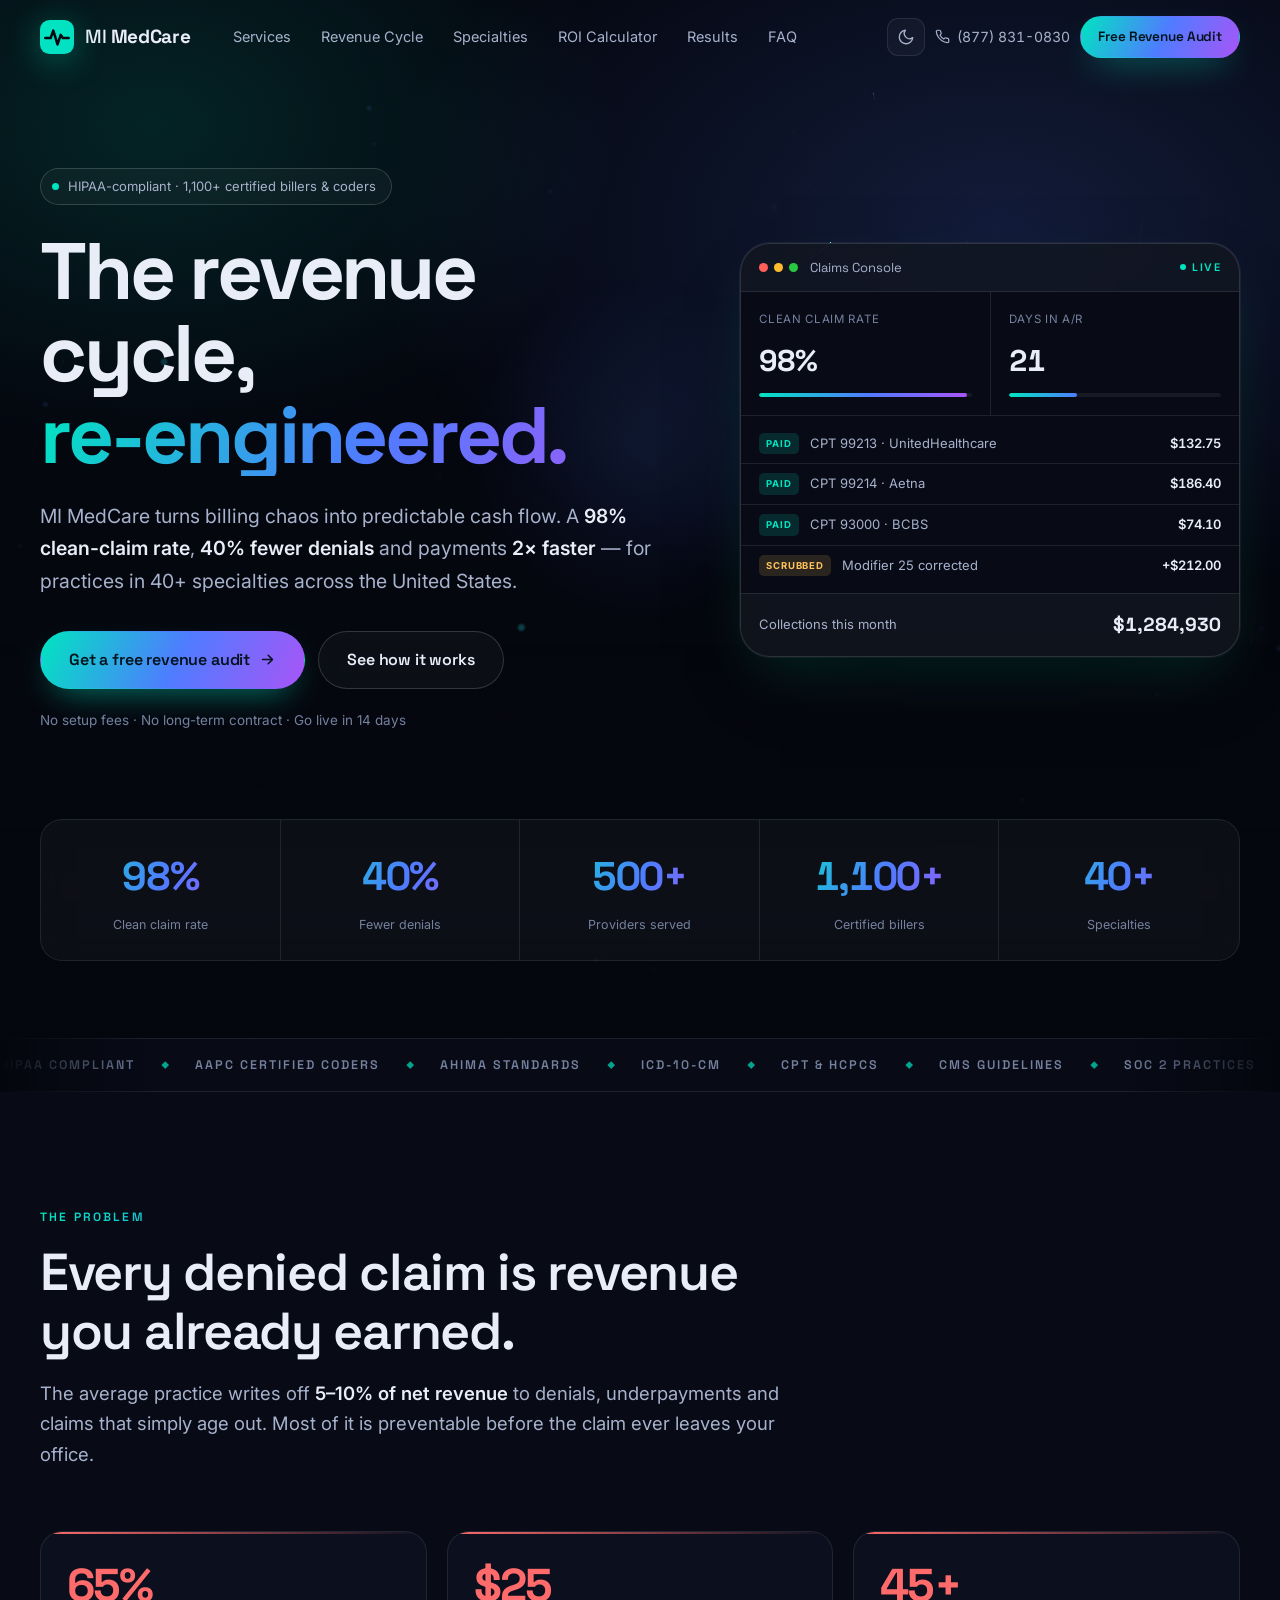
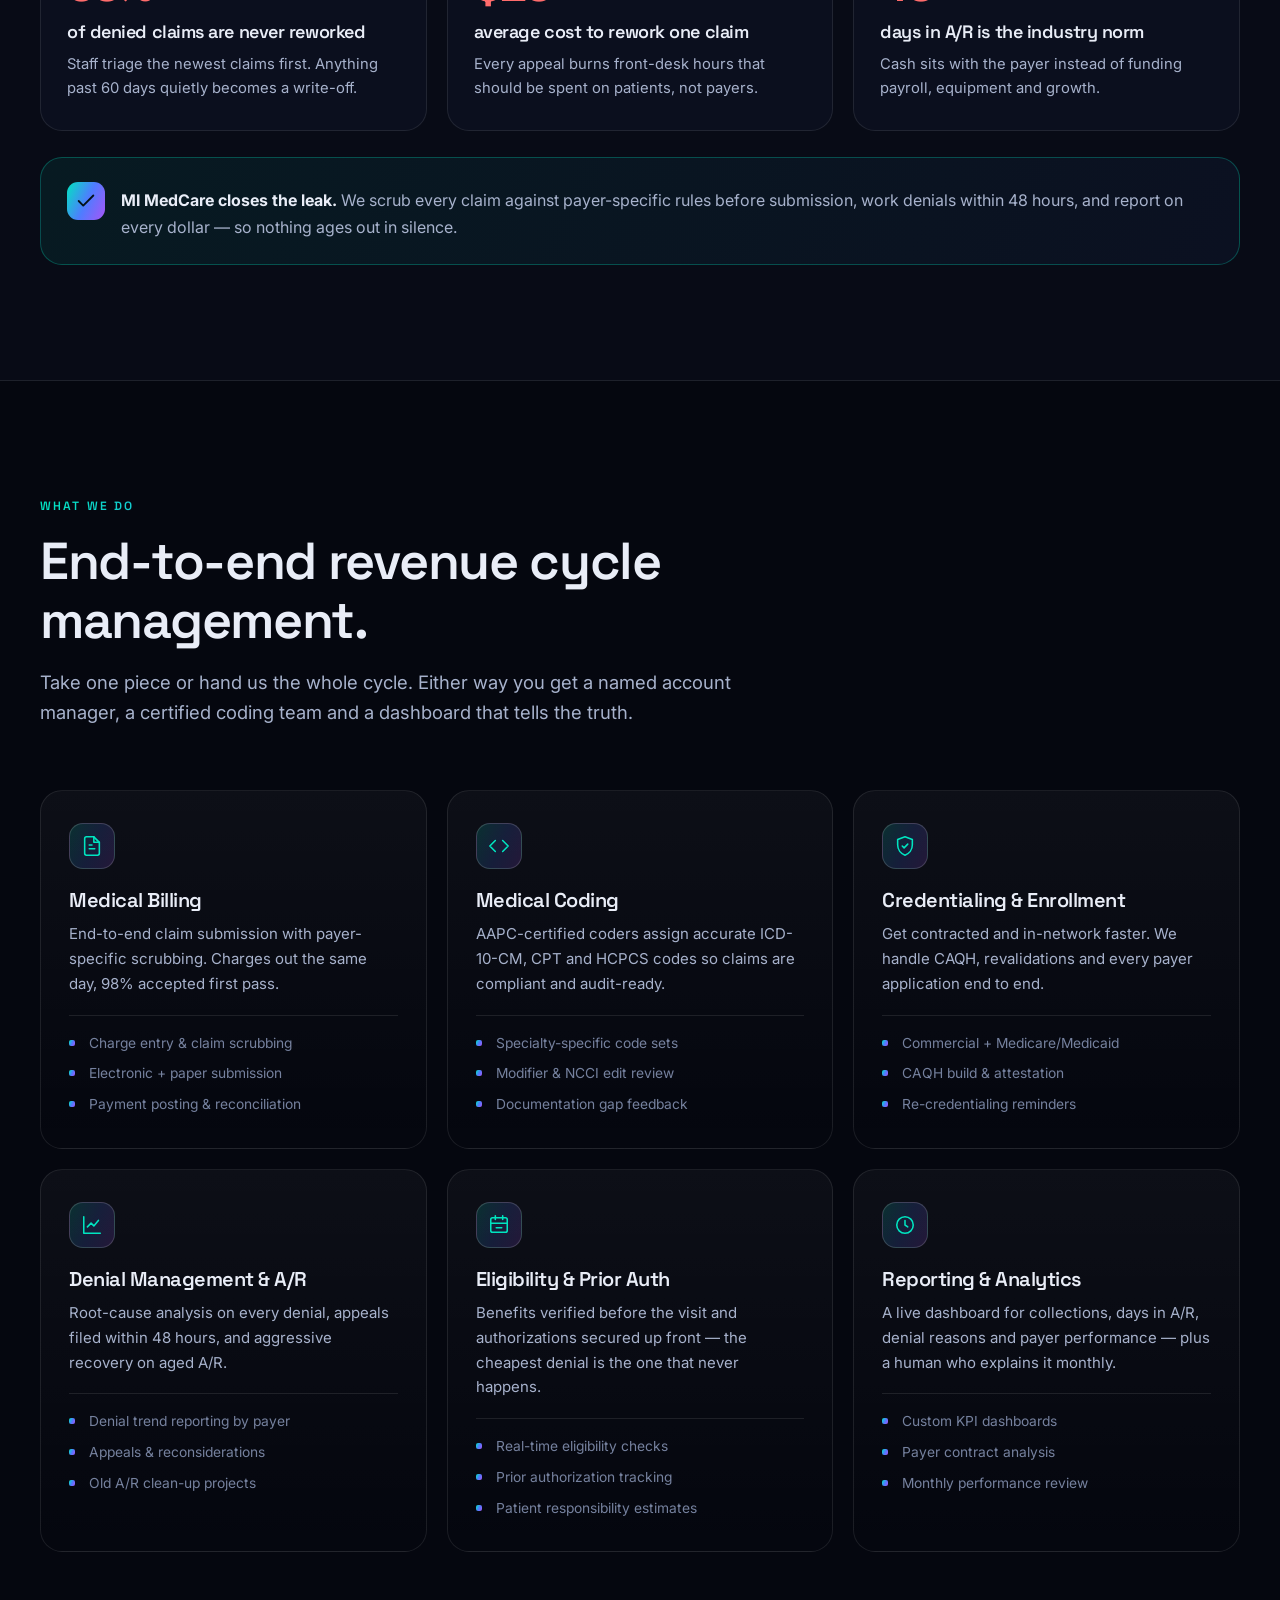
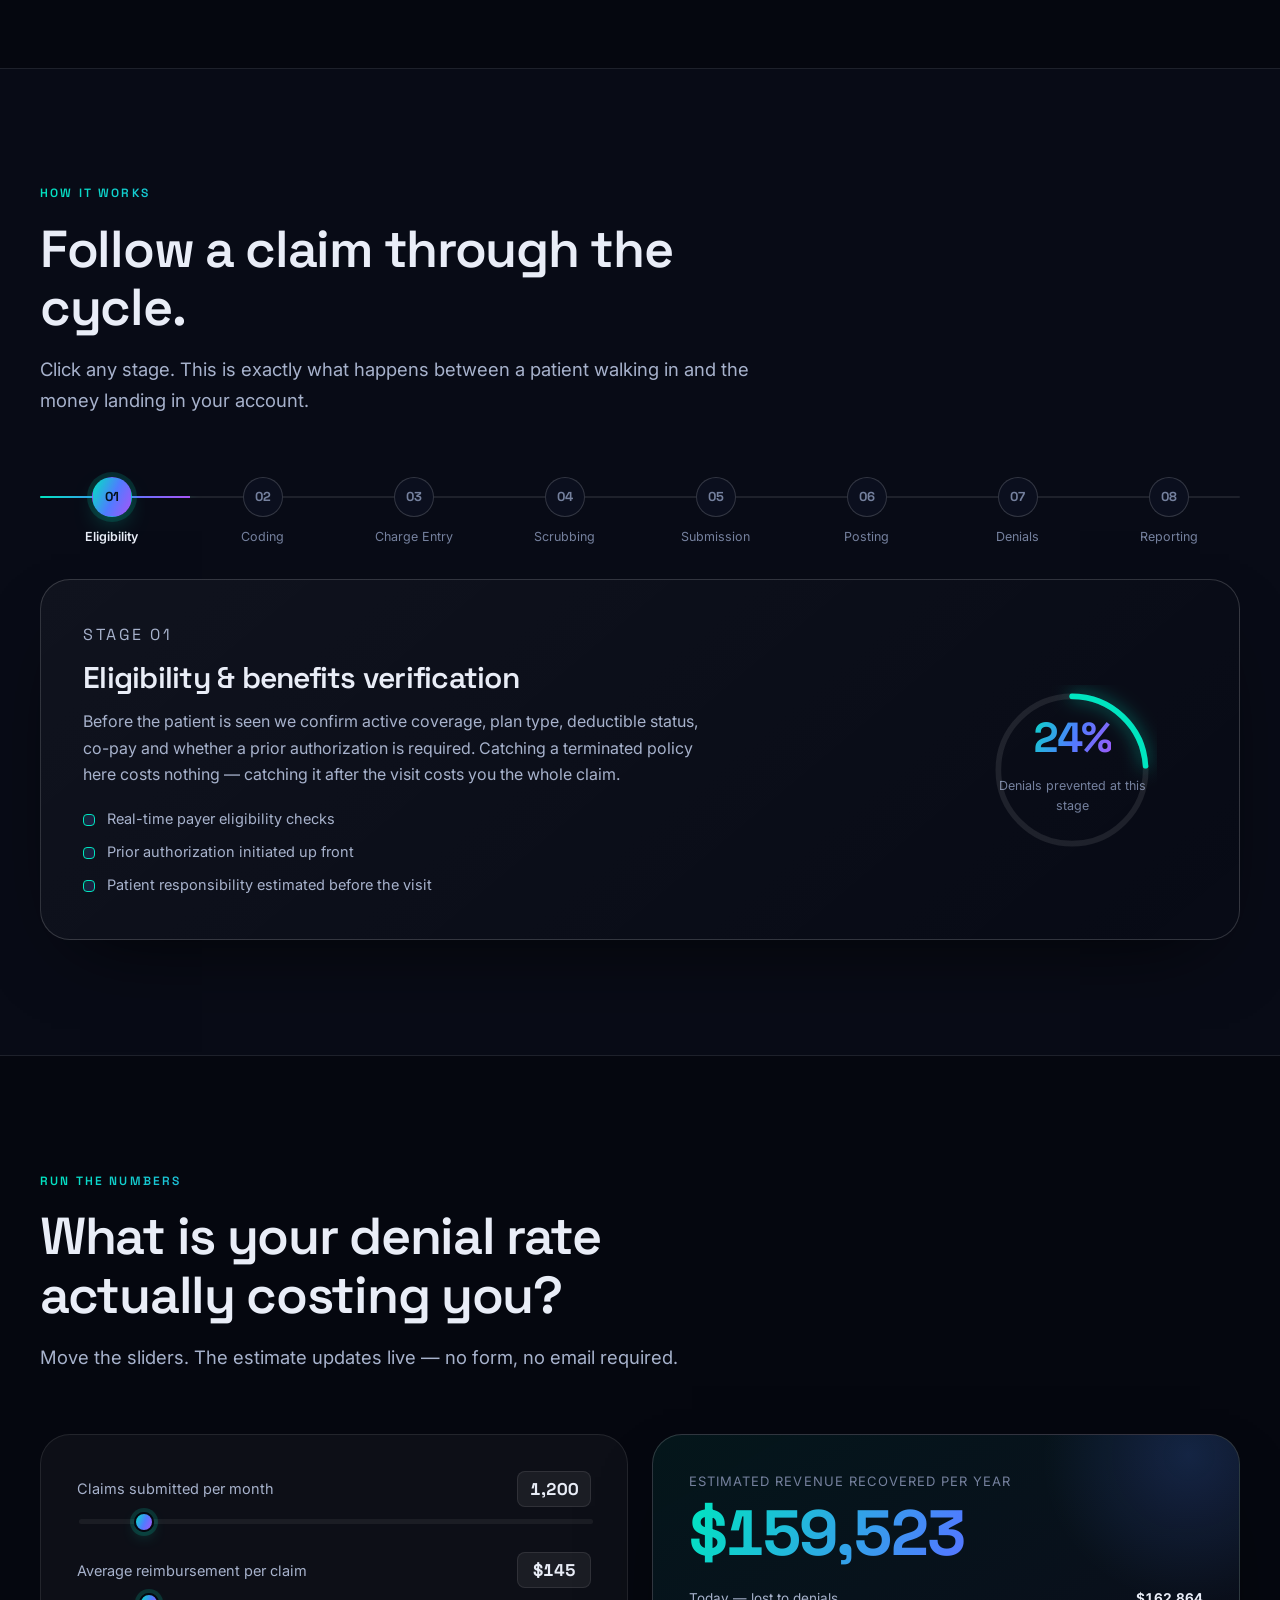
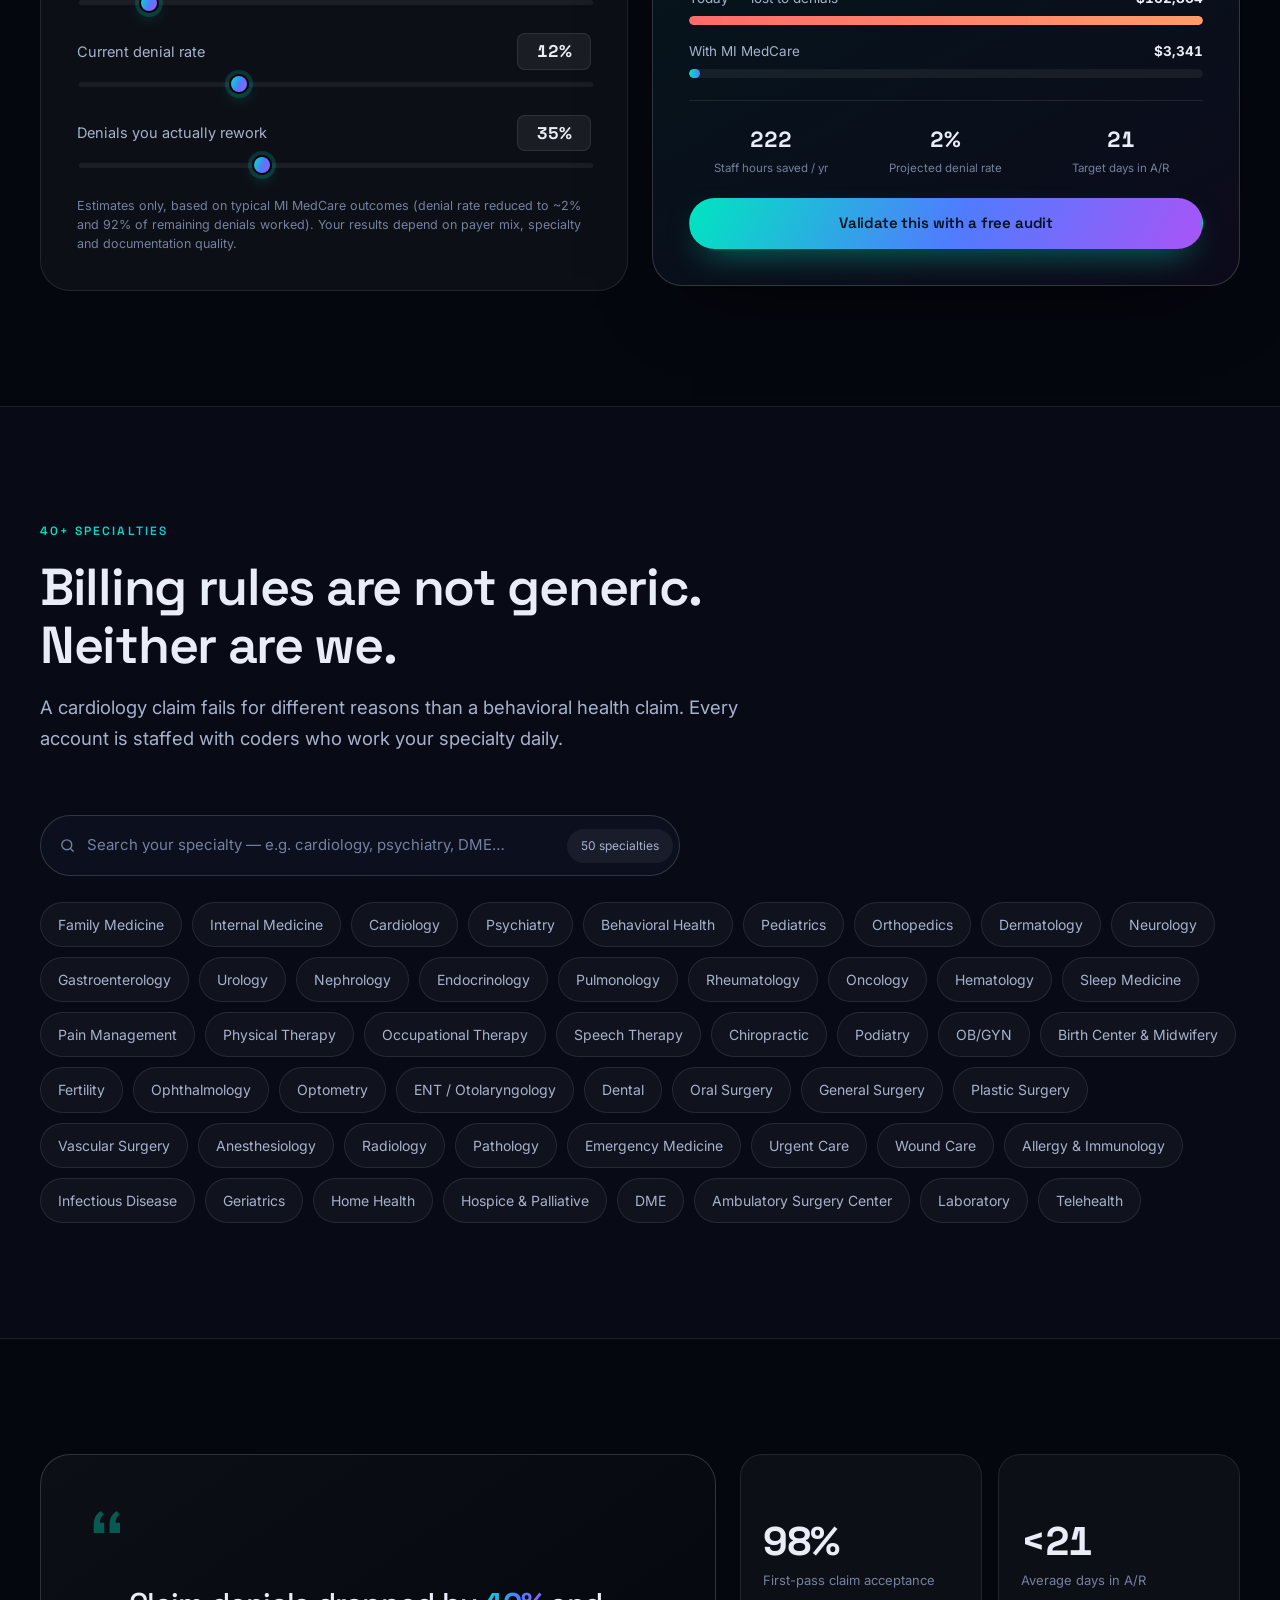
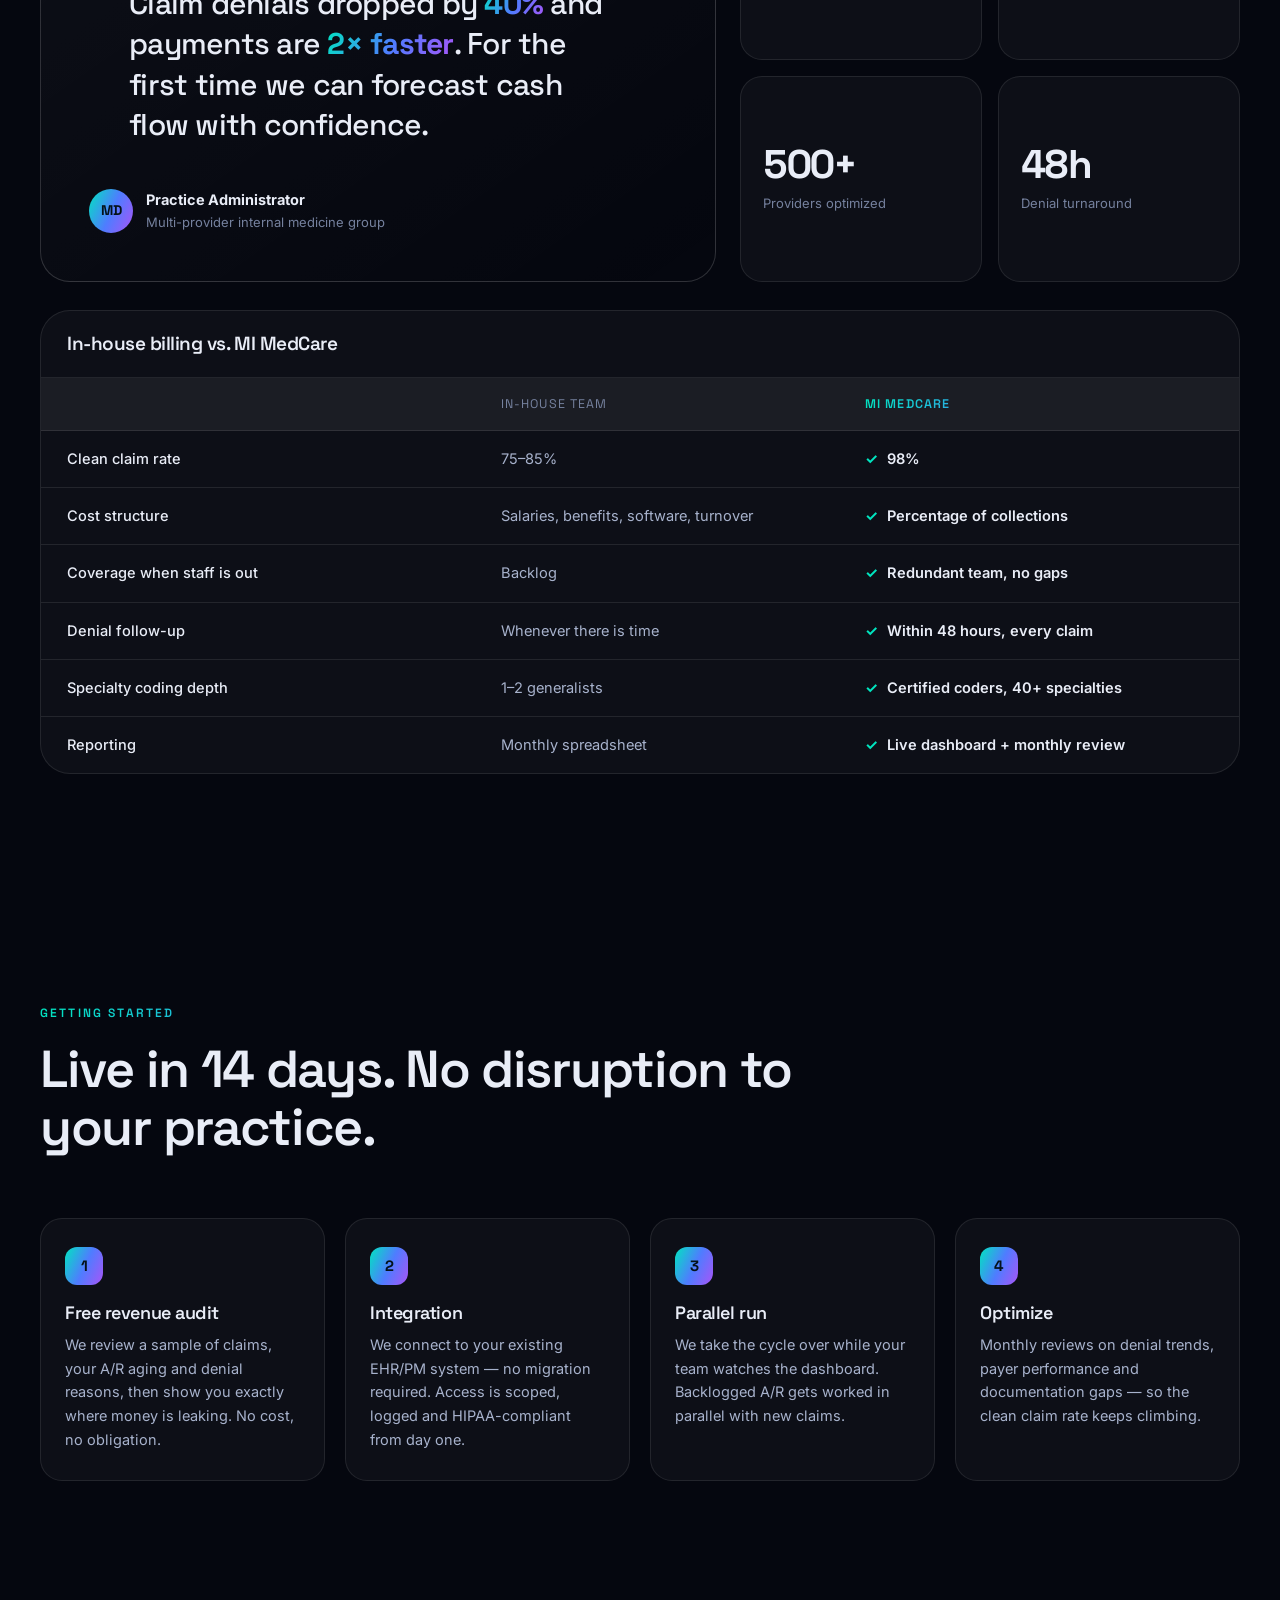
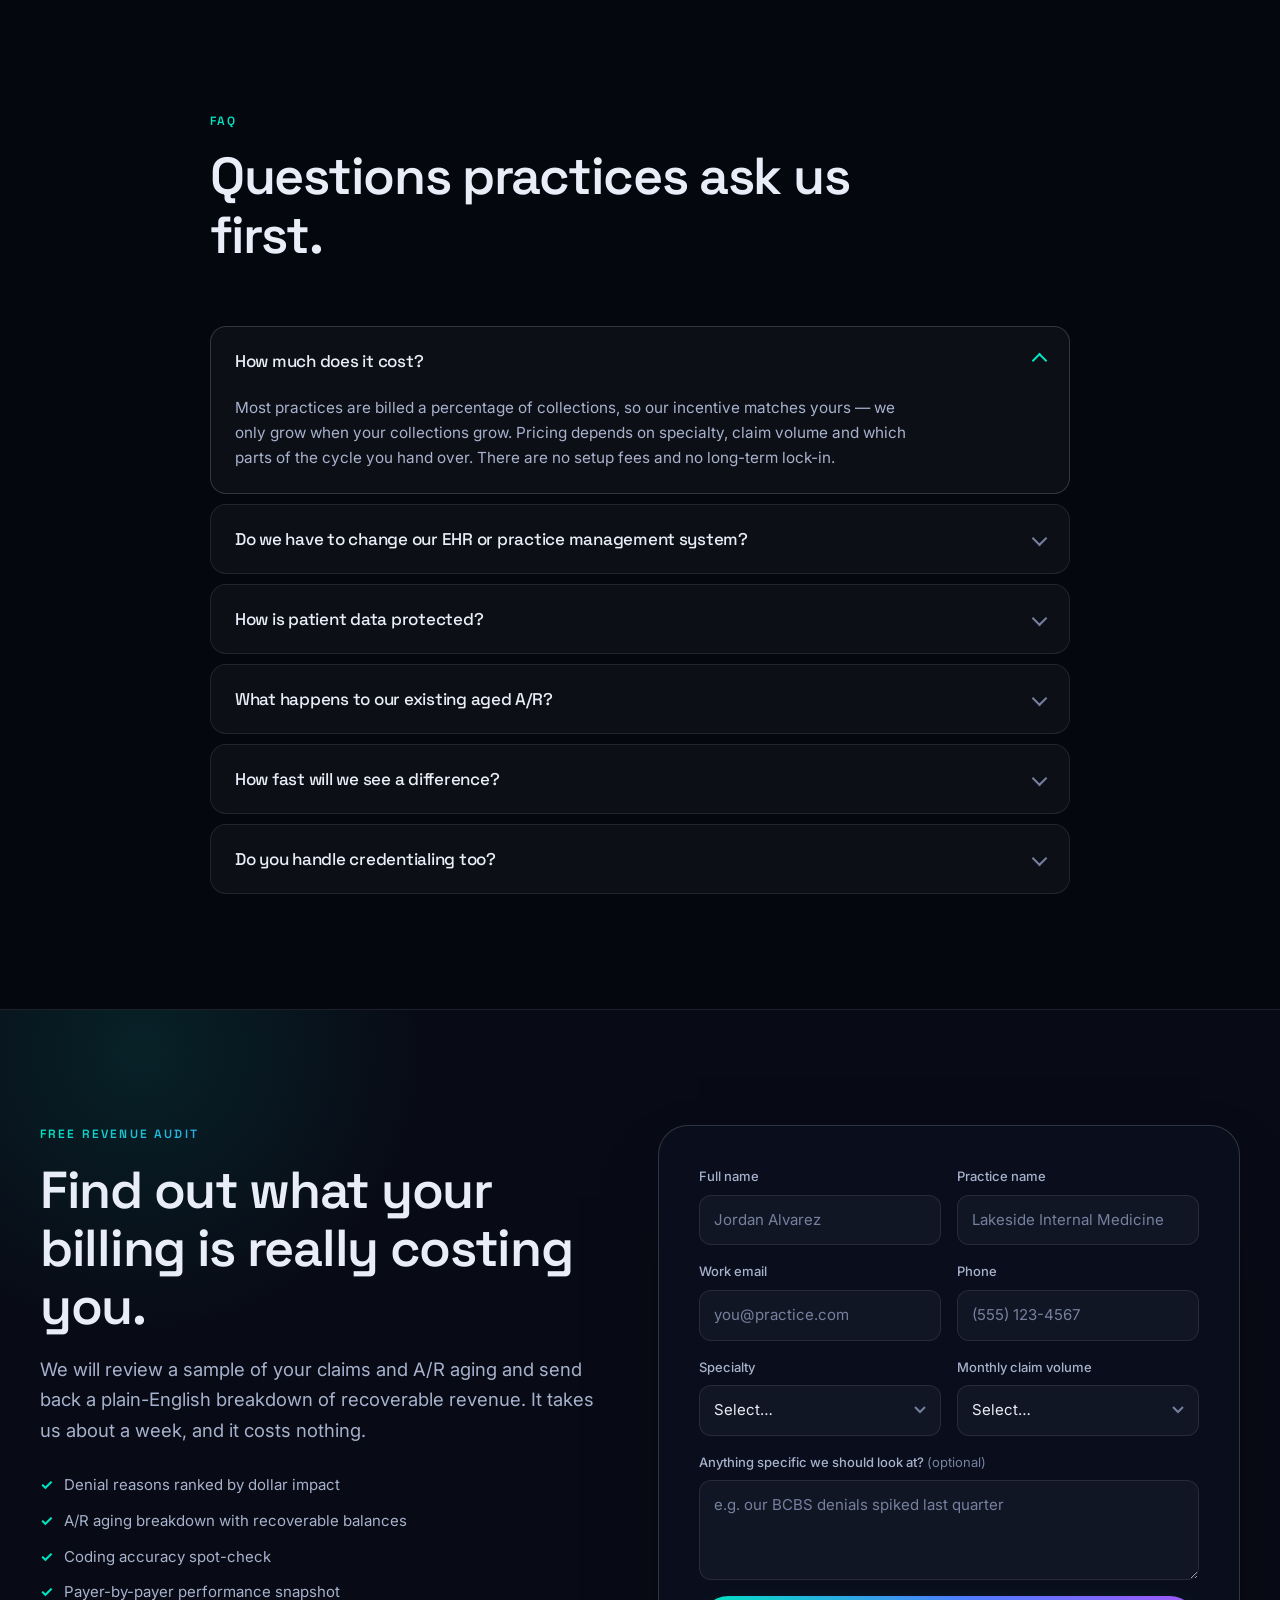
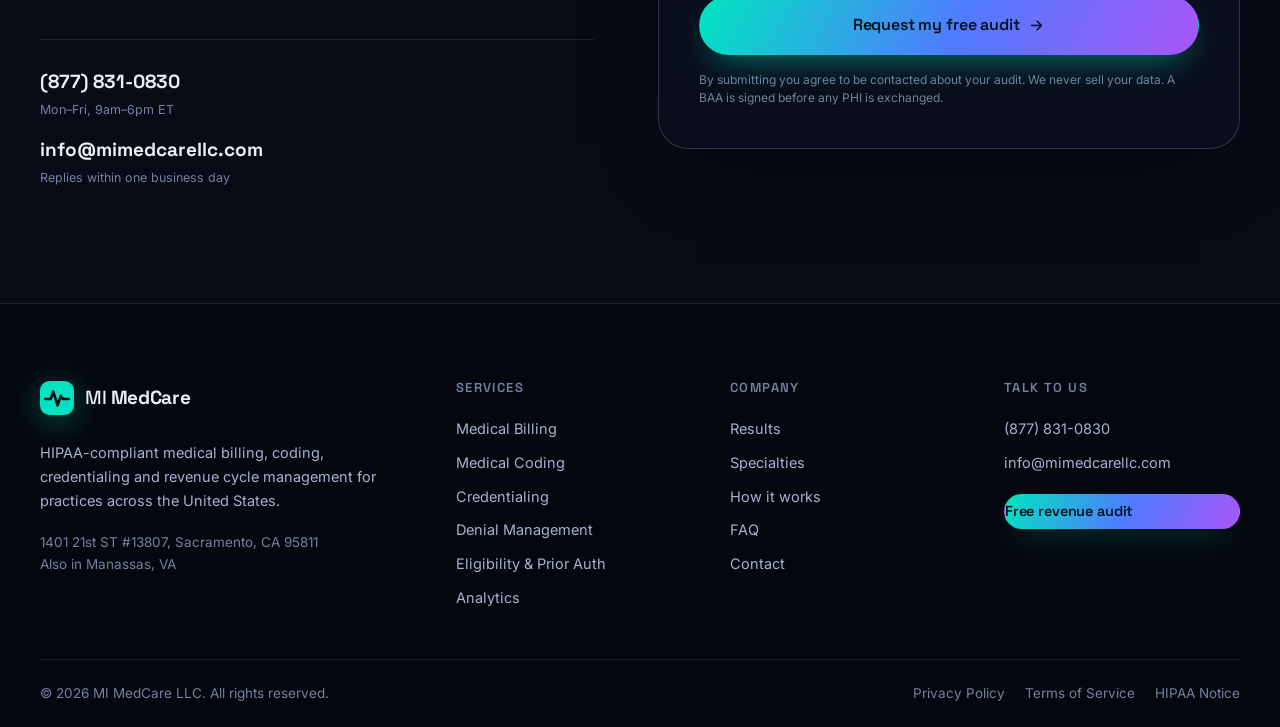
<file: index.html>
<!DOCTYPE html>
<html lang="en" data-theme="dark">
<head>
<meta charset="utf-8" />
<meta name="viewport" content="width=device-width, initial-scale=1, viewport-fit=cover" />
<title>MI MedCare — Medical Billing &amp; RCM | 98% Clean Claim Rate</title>
<meta name="description" content="MI MedCare LLC turns billing chaos into predictable cash flow. 98% clean-claim rate, 40% fewer denials, payments 2x faster. HIPAA-compliant medical billing, coding, credentialing and AR recovery across 40+ specialties." />
<meta name="theme-color" content="#05070F" />
<meta property="og:title" content="MI MedCare — The revenue cycle, re-engineered." />
<meta property="og:description" content="98% clean-claim rate. 40% fewer denials. 1,100+ certified billers and coders across 40+ specialties." />
<meta property="og:type" content="website" />
<link rel="preconnect" href="https://fonts.googleapis.com" />
<link rel="preconnect" href="https://fonts.gstatic.com" crossorigin />
<link href="https://fonts.googleapis.com/css2?family=Space+Grotesk:wght@400;500;600;700&family=Inter:wght@400;500;600&display=swap" rel="stylesheet" />
<link rel="stylesheet" href="assets/css/styles.css" />
<noscript><style>.reveal{opacity:1!important;transform:none!important}.hero__canvas{display:none}</style></noscript>
<link rel="icon" href="data:image/svg+xml,%3Csvg xmlns='http://www.w3.org/2000/svg' viewBox='0 0 32 32'%3E%3Crect width='32' height='32' rx='8' fill='%2305070F'/%3E%3Cpath d='M5 17h5l2.5-7 4 13 3-9 2 3h5.5' stroke='%2300E5C0' stroke-width='2.2' fill='none' stroke-linecap='round' stroke-linejoin='round'/%3E%3C/svg%3E" />
</head>
<body>

<a class="skip-link" href="#main">Skip to content</a>
<div class="scroll-progress" aria-hidden="true"><i></i></div>
<div class="cursor-glow" aria-hidden="true"></div>

<!-- ============ NAV ============ -->
<header class="nav" id="nav">
  <div class="shell nav__inner">
    <a class="logo" href="#" aria-label="MI MedCare home">
      <span class="logo__mark" aria-hidden="true">
        <svg viewBox="0 0 32 32" width="34" height="34"><rect width="32" height="32" rx="9" fill="url(#lg)"/><path d="M5 17h5l2.5-7 4 13 3-9 2 3h5.5" stroke="#05070F" stroke-width="2.4" fill="none" stroke-linecap="round" stroke-linejoin="round"/><defs><linearGradient id="lg" x1="0" y1="0" x2="32" y2="32"><stop stop-color="#00E5C0"/><stop offset=".55" stop-color="#4F7CFF"/><stop offset="1" stop-color="#A855F7"/></linearGradient></defs></svg>
      </span>
      <span class="logo__text">MI <b>MedCare</b></span>
    </a>

    <nav class="nav__links" aria-label="Primary">
      <a href="#services">Services</a>
      <a href="#cycle">Revenue Cycle</a>
      <a href="#specialties">Specialties</a>
      <a href="#roi">ROI Calculator</a>
      <a href="#proof">Results</a>
      <a href="#faq">FAQ</a>
    </nav>

    <div class="nav__actions">
      <button class="icon-btn" id="themeToggle" type="button" aria-label="Switch to light theme" title="Toggle theme">
        <svg class="i-moon" viewBox="0 0 24 24" width="18" height="18" fill="none" stroke="currentColor" stroke-width="1.8" stroke-linecap="round" stroke-linejoin="round"><path d="M21 12.8A9 9 0 1 1 11.2 3a7 7 0 0 0 9.8 9.8Z"/></svg>
        <svg class="i-sun" viewBox="0 0 24 24" width="18" height="18" fill="none" stroke="currentColor" stroke-width="1.8" stroke-linecap="round" stroke-linejoin="round"><circle cx="12" cy="12" r="4"/><path d="M12 2v2M12 20v2M4.9 4.9l1.4 1.4M17.7 17.7l1.4 1.4M2 12h2M20 12h2M4.9 19.1l1.4-1.4M17.7 6.3l1.4-1.4"/></svg>
      </button>
      <a class="nav__phone" href="tel:+18778310830">
        <svg viewBox="0 0 24 24" width="15" height="15" fill="none" stroke="currentColor" stroke-width="1.9" stroke-linecap="round"><path d="M22 16.9v3a2 2 0 0 1-2.2 2 19.8 19.8 0 0 1-8.6-3.1 19.5 19.5 0 0 1-6-6A19.8 19.8 0 0 1 2.1 4.2 2 2 0 0 1 4.1 2h3a2 2 0 0 1 2 1.7c.1 1 .4 1.9.7 2.8a2 2 0 0 1-.5 2.1L8.1 9.9a16 16 0 0 0 6 6l1.3-1.3a2 2 0 0 1 2.1-.4c.9.3 1.8.6 2.8.7a2 2 0 0 1 1.7 2Z"/></svg>
        (877) 831-0830
      </a>
      <a class="btn btn--primary btn--sm" href="#audit">Free Revenue Audit</a>
      <button class="burger" id="burger" type="button" aria-label="Open menu" aria-expanded="false" aria-controls="mobileMenu"><span></span><span></span></button>
    </div>
  </div>
</header>

<div class="mobile-menu" id="mobileMenu" hidden>
  <nav aria-label="Mobile">
    <a href="#services">Services</a>
    <a href="#cycle">Revenue Cycle</a>
    <a href="#specialties">Specialties</a>
    <a href="#roi">ROI Calculator</a>
    <a href="#proof">Results</a>
    <a href="#faq">FAQ</a>
  </nav>
  <div class="mobile-menu__cta">
    <a class="btn btn--primary" href="#audit">Get a free revenue audit</a>
    <a class="btn btn--ghost" href="tel:+18778310830">Call (877) 831-0830</a>
  </div>
</div>

<main id="main">

<!-- ============ HERO ============ -->
<section class="hero" id="hero">
  <canvas class="hero__canvas" id="heroCanvas" aria-hidden="true"></canvas>
  <div class="hero__veil" aria-hidden="true"></div>

  <div class="shell hero__inner">
    <div class="hero__copy">
      <p class="pill reveal">
        <span class="pill__dot" aria-hidden="true"></span>
        HIPAA-compliant · 1,100+ certified billers &amp; coders
      </p>

      <h1 class="hero__title reveal" data-d="1">
        The revenue cycle,
        <span class="grad">re&#8209;engineered.</span>
      </h1>

      <p class="hero__sub reveal" data-d="2">
        MI MedCare turns billing chaos into predictable cash flow. A
        <b>98% clean-claim rate</b>, <b>40% fewer denials</b> and payments
        <b>2&times; faster</b> — for practices in 40+ specialties across the United States.
      </p>

      <div class="hero__cta reveal" data-d="3">
        <a class="btn btn--primary btn--lg" href="#audit">
          Get a free revenue audit
          <svg viewBox="0 0 24 24" width="17" height="17" fill="none" stroke="currentColor" stroke-width="2.2" stroke-linecap="round" stroke-linejoin="round"><path d="M5 12h13M13 6l6 6-6 6"/></svg>
        </a>
        <a class="btn btn--ghost btn--lg" href="#cycle">See how it works</a>
      </div>

      <p class="hero__note reveal" data-d="4">
        No setup fees · No long-term contract · Go live in 14 days
      </p>
    </div>

    <!-- Live "claims console" card -->
    <aside class="console reveal" data-d="3" aria-label="Illustrative claims dashboard">
      <div class="console__bar">
        <span class="console__dots" aria-hidden="true"><i></i><i></i><i></i></span>
        <span class="console__title">Claims Console</span>
        <span class="console__live"><i aria-hidden="true"></i>LIVE</span>
      </div>

      <div class="console__kpis">
        <div class="kpi">
          <span class="kpi__label">Clean claim rate</span>
          <span class="kpi__value"><span class="count" data-to="98" data-dec="0">0</span>%</span>
          <span class="meter"><i style="--w:98%"></i></span>
        </div>
        <div class="kpi">
          <span class="kpi__label">Days in A/R</span>
          <span class="kpi__value"><span class="count" data-to="21" data-dec="0">0</span></span>
          <span class="meter"><i style="--w:32%" class="is-good"></i></span>
        </div>
      </div>

      <ul class="feed" id="feed" aria-live="off">
        <li><span class="feed__tag is-ok">PAID</span><span class="feed__txt">CPT 99214 · Aetna</span><span class="feed__amt">$186.40</span></li>
        <li><span class="feed__tag is-ok">PAID</span><span class="feed__txt">CPT 93000 · BCBS</span><span class="feed__amt">$74.10</span></li>
        <li><span class="feed__tag is-warn">SCRUBBED</span><span class="feed__txt">Modifier 25 corrected</span><span class="feed__amt">+$212.00</span></li>
        <li><span class="feed__tag is-ok">PAID</span><span class="feed__txt">CPT 90837 · Cigna</span><span class="feed__amt">$142.85</span></li>
      </ul>

      <div class="console__foot">
        <span>Collections this month</span>
        <b>$<span class="count" data-to="1284930" data-dec="0" data-sep="1">0</span></b>
      </div>
    </aside>
  </div>

  <!-- stat strip -->
  <div class="shell">
    <div class="stats reveal">
      <div class="stat"><b><span class="count" data-to="98">0</span>%</b><span>Clean claim rate</span></div>
      <div class="stat"><b><span class="count" data-to="40">0</span>%</b><span>Fewer denials</span></div>
      <div class="stat"><b><span class="count" data-to="500">0</span>+</b><span>Providers served</span></div>
      <div class="stat"><b><span class="count" data-to="1100" data-sep="1">0</span>+</b><span>Certified billers</span></div>
      <div class="stat"><b><span class="count" data-to="40">0</span>+</b><span>Specialties</span></div>
    </div>
  </div>
</section>

<!-- ============ MARQUEE ============ -->
<section class="marquee" aria-label="Compliance and standards">
  <div class="marquee__track">
    <span>HIPAA COMPLIANT</span><i>◆</i><span>AAPC CERTIFIED CODERS</span><i>◆</i><span>AHIMA STANDARDS</span><i>◆</i>
    <span>ICD-10-CM</span><i>◆</i><span>CPT &amp; HCPCS</span><i>◆</i><span>CMS GUIDELINES</span><i>◆</i>
    <span>SOC 2 PRACTICES</span><i>◆</i><span>ANSI X12 837/835</span><i>◆</i>
    <span>HIPAA COMPLIANT</span><i>◆</i><span>AAPC CERTIFIED CODERS</span><i>◆</i><span>AHIMA STANDARDS</span><i>◆</i>
    <span>ICD-10-CM</span><i>◆</i><span>CPT &amp; HCPCS</span><i>◆</i><span>CMS GUIDELINES</span><i>◆</i>
    <span>SOC 2 PRACTICES</span><i>◆</i><span>ANSI X12 837/835</span><i>◆</i>
  </div>
</section>

<!-- ============ PROBLEM ============ -->
<section class="section leak" id="leak">
  <div class="shell">
    <div class="sec-head reveal">
      <p class="eyebrow">The problem</p>
      <h2 class="sec-title">Every denied claim is revenue you already earned.</h2>
      <p class="sec-sub">The average practice writes off 
        <b>5–10% of net revenue</b> to denials, underpayments and claims that simply age out. 
        Most of it is preventable before the claim ever leaves your office.</p>
    </div>

    <div class="leak__grid">
      <article class="leak__card reveal" data-d="1">
        <span class="leak__num">65%</span>
        <h3>of denied claims are never reworked</h3>
        <p>Staff triage the newest claims first. Anything past 60 days quietly becomes a write-off.</p>
      </article>
      <article class="leak__card reveal" data-d="2">
        <span class="leak__num">$25</span>
        <h3>average cost to rework one claim</h3>
        <p>Every appeal burns front-desk hours that should be spent on patients, not payers.</p>
      </article>
      <article class="leak__card reveal" data-d="3">
        <span class="leak__num">45+</span>
        <h3>days in A/R is the industry norm</h3>
        <p>Cash sits with the payer instead of funding payroll, equipment and growth.</p>
      </article>
    </div>

    <div class="leak__fix reveal">
      <div class="leak__fixIcon" aria-hidden="true">
        <svg viewBox="0 0 24 24" width="22" height="22" fill="none" stroke="currentColor" stroke-width="2" stroke-linecap="round" stroke-linejoin="round"><path d="M20 6 9 17l-5-5"/></svg>
      </div>
      <p><b>MI MedCare closes the leak.</b> We scrub every claim against payer-specific rules before submission, work denials within 48 hours, and report on every dollar — so nothing ages out in silence.</p>
    </div>
  </div>
</section>

<!-- ============ SERVICES ============ -->
<section class="section services" id="services">
  <div class="shell">
    <div class="sec-head reveal">
      <p class="eyebrow">What we do</p>
      <h2 class="sec-title">End-to-end revenue cycle management.</h2>
      <p class="sec-sub">Take one piece or hand us the whole cycle. Either way you get a named account manager, a certified coding team and a dashboard that tells the truth.</p>
    </div>

    <div class="cards">
      <article class="card tilt reveal" data-d="1">
        <span class="card__glow" aria-hidden="true"></span>
        <span class="card__icon" aria-hidden="true">
          <svg viewBox="0 0 24 24" width="22" height="22" fill="none" stroke="currentColor" stroke-width="1.7" stroke-linecap="round" stroke-linejoin="round"><path d="M14 2H6a2 2 0 0 0-2 2v16a2 2 0 0 0 2 2h12a2 2 0 0 0 2-2V8Z"/><path d="M14 2v6h6M9 15h6M9 11h3"/></svg>
        </span>
        <h3>Medical Billing</h3>
        <p>End-to-end claim submission with payer-specific scrubbing. Charges out the same day, 98% accepted first pass.</p>
        <ul class="card__list">
          <li>Charge entry &amp; claim scrubbing</li>
          <li>Electronic + paper submission</li>
          <li>Payment posting &amp; reconciliation</li>
        </ul>
      </article>

      <article class="card tilt reveal" data-d="2">
        <span class="card__glow" aria-hidden="true"></span>
        <span class="card__icon" aria-hidden="true">
          <svg viewBox="0 0 24 24" width="22" height="22" fill="none" stroke="currentColor" stroke-width="1.7" stroke-linecap="round" stroke-linejoin="round"><path d="m16 18 6-6-6-6M8 6l-6 6 6 6"/></svg>
        </span>
        <h3>Medical Coding</h3>
        <p>AAPC-certified coders assign accurate ICD-10-CM, CPT and HCPCS codes so claims are compliant and audit-ready.</p>
        <ul class="card__list">
          <li>Specialty-specific code sets</li>
          <li>Modifier &amp; NCCI edit review</li>
          <li>Documentation gap feedback</li>
        </ul>
      </article>

      <article class="card tilt reveal" data-d="3">
        <span class="card__glow" aria-hidden="true"></span>
        <span class="card__icon" aria-hidden="true">
          <svg viewBox="0 0 24 24" width="22" height="22" fill="none" stroke="currentColor" stroke-width="1.7" stroke-linecap="round" stroke-linejoin="round"><path d="M12 2 4 5v6c0 5 3.4 9.4 8 11 4.6-1.6 8-6 8-11V5Z"/><path d="m9 12 2 2 4-4"/></svg>
        </span>
        <h3>Credentialing &amp; Enrollment</h3>
        <p>Get contracted and in-network faster. We handle CAQH, revalidations and every payer application end to end.</p>
        <ul class="card__list">
          <li>Commercial + Medicare/Medicaid</li>
          <li>CAQH build &amp; attestation</li>
          <li>Re-credentialing reminders</li>
        </ul>
      </article>

      <article class="card tilt reveal" data-d="1">
        <span class="card__glow" aria-hidden="true"></span>
        <span class="card__icon" aria-hidden="true">
          <svg viewBox="0 0 24 24" width="22" height="22" fill="none" stroke="currentColor" stroke-width="1.7" stroke-linecap="round" stroke-linejoin="round"><path d="M3 3v18h18"/><path d="m7 14 4-4 3 3 5-6"/></svg>
        </span>
        <h3>Denial Management &amp; A/R</h3>
        <p>Root-cause analysis on every denial, appeals filed within 48 hours, and aggressive recovery on aged A/R.</p>
        <ul class="card__list">
          <li>Denial trend reporting by payer</li>
          <li>Appeals &amp; reconsiderations</li>
          <li>Old A/R clean-up projects</li>
        </ul>
      </article>

      <article class="card tilt reveal" data-d="2">
        <span class="card__glow" aria-hidden="true"></span>
        <span class="card__icon" aria-hidden="true">
          <svg viewBox="0 0 24 24" width="22" height="22" fill="none" stroke="currentColor" stroke-width="1.7" stroke-linecap="round" stroke-linejoin="round"><rect x="3" y="4" width="18" height="16" rx="2"/><path d="M3 10h18M8 2v4M16 2v4M9 15h6"/></svg>
        </span>
        <h3>Eligibility &amp; Prior Auth</h3>
        <p>Benefits verified before the visit and authorizations secured up front — the cheapest denial is the one that never happens.</p>
        <ul class="card__list">
          <li>Real-time eligibility checks</li>
          <li>Prior authorization tracking</li>
          <li>Patient responsibility estimates</li>
        </ul>
      </article>

      <article class="card tilt reveal" data-d="3">
        <span class="card__glow" aria-hidden="true"></span>
        <span class="card__icon" aria-hidden="true">
          <svg viewBox="0 0 24 24" width="22" height="22" fill="none" stroke="currentColor" stroke-width="1.7" stroke-linecap="round" stroke-linejoin="round"><circle cx="12" cy="12" r="9"/><path d="M12 7v5l3 2"/></svg>
        </span>
        <h3>Reporting &amp; Analytics</h3>
        <p>A live dashboard for collections, days in A/R, denial reasons and payer performance — plus a human who explains it monthly.</p>
        <ul class="card__list">
          <li>Custom KPI dashboards</li>
          <li>Payer contract analysis</li>
          <li>Monthly performance review</li>
        </ul>
      </article>
    </div>
  </div>
</section>

<!-- ============ REVENUE CYCLE (interactive) ============ -->
<section class="section cycle" id="cycle">
  <div class="shell">
    <div class="sec-head reveal">
      <p class="eyebrow">How it works</p>
      <h2 class="sec-title">Follow a claim through the cycle.</h2>
      <p class="sec-sub">Click any stage. This is exactly what happens between a patient walking in and the money landing in your account.</p>
    </div>

    <div class="cycle__wrap reveal">
      <div class="cycle__rail" role="tablist" aria-label="Revenue cycle stages">
        <span class="cycle__line" aria-hidden="true"><i id="cycleFill"></i></span>
        <button class="node is-active" role="tab" aria-selected="true" id="tab-0" aria-controls="panel-cycle" data-i="0"><b>01</b><span>Eligibility</span></button>
        <button class="node" role="tab" aria-selected="false" id="tab-1" aria-controls="panel-cycle" data-i="1"><b>02</b><span>Coding</span></button>
        <button class="node" role="tab" aria-selected="false" id="tab-2" aria-controls="panel-cycle" data-i="2"><b>03</b><span>Charge Entry</span></button>
        <button class="node" role="tab" aria-selected="false" id="tab-3" aria-controls="panel-cycle" data-i="3"><b>04</b><span>Scrubbing</span></button>
        <button class="node" role="tab" aria-selected="false" id="tab-4" aria-controls="panel-cycle" data-i="4"><b>05</b><span>Submission</span></button>
        <button class="node" role="tab" aria-selected="false" id="tab-5" aria-controls="panel-cycle" data-i="5"><b>06</b><span>Posting</span></button>
        <button class="node" role="tab" aria-selected="false" id="tab-6" aria-controls="panel-cycle" data-i="6"><b>07</b><span>Denials</span></button>
        <button class="node" role="tab" aria-selected="false" id="tab-7" aria-controls="panel-cycle" data-i="7"><b>08</b><span>Reporting</span></button>
      </div>

      <div class="cycle__panel" id="panel-cycle" role="tabpanel" aria-labelledby="tab-0" tabindex="0">
        <div class="cycle__body">
          <p class="cycle__step" id="cyStep">Stage 01</p>
          <h3 id="cyTitle">Eligibility &amp; benefits verification</h3>
          <p id="cyText">Before the patient is seen we confirm active coverage, plan type, deductible status, co-pay and whether a prior authorization is required. Catching a terminated policy here costs nothing — catching it after the visit costs you the whole claim.</p>
          <ul class="cycle__points" id="cyPoints"></ul>
        </div>
        <div class="cycle__metric">
          <span class="cycle__metricLabel" id="cyMetricLabel">Denials prevented at this stage</span>
          <span class="cycle__metricValue" id="cyMetricValue">24%</span>
          <span class="cycle__ring" aria-hidden="true"><svg viewBox="0 0 120 120"><circle class="ring-bg" cx="60" cy="60" r="52"/><circle class="ring-fg" id="cyRing" cx="60" cy="60" r="52"/></svg></span>
        </div>
      </div>
    </div>
  </div>
</section>

<!-- ============ ROI CALCULATOR ============ -->
<section class="section roi" id="roi">
  <div class="shell">
    <div class="sec-head reveal">
      <p class="eyebrow">Run the numbers</p>
      <h2 class="sec-title">What is your denial rate actually costing you?</h2>
      <p class="sec-sub">Move the sliders. The estimate updates live — no form, no email required.</p>
    </div>

    <div class="roi__grid reveal">
      <form class="roi__controls" id="roiForm" novalidate>
        <div class="field">
          <label for="rClaims">Claims submitted per month</label>
          <output id="oClaims">1,200</output>
          <input type="range" id="rClaims" min="100" max="10000" step="50" value="1200" />
        </div>
        <div class="field">
          <label for="rValue">Average reimbursement per claim</label>
          <output id="oValue">$145</output>
          <input type="range" id="rValue" min="40" max="900" step="5" value="145" />
        </div>
        <div class="field">
          <label for="rDenial">Current denial rate</label>
          <output id="oDenial">12%</output>
          <input type="range" id="rDenial" min="2" max="35" step="1" value="12" />
        </div>
        <div class="field">
          <label for="rRework">Denials you actually rework</label>
          <output id="oRework">35%</output>
          <input type="range" id="rRework" min="0" max="100" step="5" value="35" />
        </div>
        <p class="roi__disclaimer">Estimates only, based on typical MI MedCare outcomes (denial rate reduced to ~2% and 92% of remaining denials worked). Your results depend on payer mix, specialty and documentation quality.</p>
      </form>

      <div class="roi__result" aria-live="polite">
        <p class="roi__resultLabel">Estimated revenue recovered per year</p>
        <p class="roi__big">$<span id="roiBig">0</span></p>

        <div class="roi__bars">
          <div class="roi__bar">
            <span class="roi__barHead"><span>Today — lost to denials</span><b id="roiLostNow">$0</b></span>
            <span class="roi__track"><i class="is-bad" id="roiBarNow" style="--w:100%"></i></span>
          </div>
          <div class="roi__bar">
            <span class="roi__barHead"><span>With MI MedCare</span><b id="roiLostNew">$0</b></span>
            <span class="roi__track"><i class="is-good" id="roiBarNew" style="--w:20%"></i></span>
          </div>
        </div>

        <div class="roi__mini">
          <div><b id="roiHours">0</b><span>Staff hours saved / yr</span></div>
          <div><b id="roiRate">2%</b><span>Projected denial rate</span></div>
          <div><b id="roiDays">21</b><span>Target days in A/R</span></div>
        </div>

        <a class="btn btn--primary btn--block" href="#audit">Validate this with a free audit</a>
      </div>
    </div>
  </div>
</section>

<!-- ============ SPECIALTIES ============ -->
<section class="section specialties" id="specialties">
  <div class="shell">
    <div class="sec-head reveal">
      <p class="eyebrow">40+ specialties</p>
      <h2 class="sec-title">Billing rules are not generic. Neither are we.</h2>
      <p class="sec-sub">A cardiology claim fails for different reasons than a behavioral health claim. Every account is staffed with coders who work your specialty daily.</p>
    </div>

    <div class="spec__search reveal">
      <svg viewBox="0 0 24 24" width="17" height="17" fill="none" stroke="currentColor" stroke-width="2" stroke-linecap="round" aria-hidden="true"><circle cx="11" cy="11" r="7"/><path d="m20 20-3.5-3.5"/></svg>
      <input type="search" id="specSearch" placeholder="Search your specialty — e.g. cardiology, psychiatry, DME…" aria-label="Search specialties" />
      <span class="spec__count" id="specCount">42 specialties</span>
    </div>

    <ul class="spec__grid reveal" id="specGrid"></ul>
    <p class="spec__empty" id="specEmpty" hidden>No match — but we almost certainly cover it. <a href="#audit">Ask us directly →</a></p>
  </div>
</section>

<!-- ============ PROOF ============ -->
<section class="section proof" id="proof">
  <div class="shell">
    <div class="proof__grid">
      <div class="quote reveal">
        <svg class="quote__mark" viewBox="0 0 24 24" width="38" height="38" fill="currentColor" aria-hidden="true"><path d="M7.5 5C4.5 6.8 3 9.6 3 13.4V19h6.6v-6.6H6.8c0-2.4.9-4 2.7-5L7.5 5Zm10 0c-3 1.8-4.5 4.6-4.5 8.4V19h6.6v-6.6h-2.8c0-2.4.9-4 2.7-5L17.5 5Z"/></svg>
        <blockquote>
          <p>Claim denials dropped by <b>40%</b> and payments are <b>2&times; faster</b>. For the first time we can forecast cash flow with confidence.</p>
        </blockquote>
        <footer class="quote__by">
          <span class="avatar" aria-hidden="true">MD</span>
          <span><b>Practice Administrator</b><em>Multi-provider internal medicine group</em></span>
        </footer>
      </div>

      <div class="proof__stats">
        <article class="pstat reveal" data-d="1"><b><span class="count" data-to="98">0</span>%</b><span>First-pass claim acceptance</span></article>
        <article class="pstat reveal" data-d="2"><b>&lt;<span class="count" data-to="21">0</span></b><span>Average days in A/R</span></article>
        <article class="pstat reveal" data-d="3"><b><span class="count" data-to="500">0</span>+</b><span>Providers optimized</span></article>
        <article class="pstat reveal" data-d="4"><b><span class="count" data-to="48">0</span>h</b><span>Denial turnaround</span></article>
      </div>
    </div>

    <!-- comparison -->
    <div class="compare reveal" id="compare">
      <h3 class="compare__title">In-house billing vs. MI MedCare</h3>
      <div class="compare__table" role="table" aria-label="In-house billing compared with MI MedCare">
        <div class="compare__row compare__row--head" role="row">
          <span role="columnheader">&nbsp;</span>
          <span role="columnheader">In-house team</span>
          <span role="columnheader" class="is-us">MI MedCare</span>
        </div>
        <div class="compare__row" role="row"><span role="cell">Clean claim rate</span><span role="cell">75–85%</span><span role="cell" class="is-us">98%</span></div>
        <div class="compare__row" role="row"><span role="cell">Cost structure</span><span role="cell">Salaries, benefits, software, turnover</span><span role="cell" class="is-us">Percentage of collections</span></div>
        <div class="compare__row" role="row"><span role="cell">Coverage when staff is out</span><span role="cell">Backlog</span><span role="cell" class="is-us">Redundant team, no gaps</span></div>
        <div class="compare__row" role="row"><span role="cell">Denial follow-up</span><span role="cell">Whenever there is time</span><span role="cell" class="is-us">Within 48 hours, every claim</span></div>
        <div class="compare__row" role="row"><span role="cell">Specialty coding depth</span><span role="cell">1–2 generalists</span><span role="cell" class="is-us">Certified coders, 40+ specialties</span></div>
        <div class="compare__row" role="row"><span role="cell">Reporting</span><span role="cell">Monthly spreadsheet</span><span role="cell" class="is-us">Live dashboard + monthly review</span></div>
      </div>
    </div>
  </div>
</section>

<!-- ============ ONBOARDING ============ -->
<section class="section onboard">
  <div class="shell">
    <div class="sec-head reveal">
      <p class="eyebrow">Getting started</p>
      <h2 class="sec-title">Live in 14 days. No disruption to your practice.</h2>
    </div>
    <ol class="steps">
      <li class="reveal" data-d="1"><span class="steps__n">1</span><h3>Free revenue audit</h3><p>We review a sample of claims, your A/R aging and denial reasons, then show you exactly where money is leaking. No cost, no obligation.</p></li>
      <li class="reveal" data-d="2"><span class="steps__n">2</span><h3>Integration</h3><p>We connect to your existing EHR/PM system — no migration required. Access is scoped, logged and HIPAA-compliant from day one.</p></li>
      <li class="reveal" data-d="3"><span class="steps__n">3</span><h3>Parallel run</h3><p>We take the cycle over while your team watches the dashboard. Backlogged A/R gets worked in parallel with new claims.</p></li>
      <li class="reveal" data-d="4"><span class="steps__n">4</span><h3>Optimize</h3><p>Monthly reviews on denial trends, payer performance and documentation gaps — so the clean claim rate keeps climbing.</p></li>
    </ol>
  </div>
</section>

<!-- ============ FAQ ============ -->
<section class="section faq" id="faq">
  <div class="shell shell--narrow">
    <div class="sec-head reveal">
      <p class="eyebrow">FAQ</p>
      <h2 class="sec-title">Questions practices ask us first.</h2>
    </div>

    <div class="acc">
      <details class="acc__item reveal" open>
        <summary>How much does it cost?</summary>
        <div class="acc__body"><p>Most practices are billed a percentage of collections, so our incentive matches yours — we only grow when your collections grow. Pricing depends on specialty, claim volume and which parts of the cycle you hand over. There are no setup fees and no long-term lock-in.</p></div>
      </details>
      <details class="acc__item reveal">
        <summary>Do we have to change our EHR or practice management system?</summary>
        <div class="acc__body"><p>No. We work inside the system you already use. Our team is trained on the major EHR/PM platforms and we adapt to your workflow rather than forcing a migration.</p></div>
      </details>
      <details class="acc__item reveal">
        <summary>How is patient data protected?</summary>
        <div class="acc__body"><p>Every workflow is HIPAA-compliant. Access is role-based and least-privilege, activity is logged, transmissions are encrypted, and staff complete recurring HIPAA training. A BAA is signed before any PHI is exchanged.</p></div>
      </details>
      <details class="acc__item reveal">
        <summary>What happens to our existing aged A/R?</summary>
        <div class="acc__body"><p>We work it. Old A/R clean-up runs as a parallel project alongside new claims, starting with the highest-value recoverable balances and anything approaching a timely-filing deadline.</p></div>
      </details>
      <details class="acc__item reveal">
        <summary>How fast will we see a difference?</summary>
        <div class="acc__body"><p>Clean-claim improvements show up in the first submission cycle. Most practices see a measurable drop in denials within 30–60 days and a meaningful reduction in days in A/R within one quarter.</p></div>
      </details>
      <details class="acc__item reveal">
        <summary>Do you handle credentialing too?</summary>
        <div class="acc__body"><p>Yes — commercial payers, Medicare and Medicaid, CAQH build and attestation, revalidations and re-credentialing reminders. Getting in-network faster is often the single biggest revenue unlock for a new provider.</p></div>
      </details>
    </div>
  </div>
</section>

<!-- ============ CTA / AUDIT ============ -->
<section class="section audit" id="audit">
  <div class="shell">
    <div class="audit__grid">
      <div class="audit__copy reveal">
        <p class="eyebrow">Free revenue audit</p>
        <h2 class="sec-title">Find out what your billing is really costing you.</h2>
        <p class="sec-sub">We will review a sample of your claims and A/R aging and send back a plain-English breakdown of recoverable revenue. It takes us about a week, and it costs nothing.</p>

        <ul class="audit__list">
          <li><i aria-hidden="true">✓</i> Denial reasons ranked by dollar impact</li>
          <li><i aria-hidden="true">✓</i> A/R aging breakdown with recoverable balances</li>
          <li><i aria-hidden="true">✓</i> Coding accuracy spot-check</li>
          <li><i aria-hidden="true">✓</i> Payer-by-payer performance snapshot</li>
        </ul>

        <div class="audit__contact">
          <a href="tel:+18778310830"><b>(877) 831-0830</b><span>Mon–Fri, 9am–6pm ET</span></a>
          <a href="mailto:info@mimedcarellc.com"><b>info@mimedcarellc.com</b><span>Replies within one business day</span></a>
        </div>
      </div>

      <form class="audit__form reveal" id="auditForm" novalidate>
        <div class="row">
          <div class="inp"><label for="fName">Full name</label><input id="fName" name="name" type="text" autocomplete="name" required placeholder="Jordan Alvarez" /><small class="err" data-for="fName">Please enter your name.</small></div>
          <div class="inp"><label for="fPractice">Practice name</label><input id="fPractice" name="practice" type="text" autocomplete="organization" required placeholder="Lakeside Internal Medicine" /><small class="err" data-for="fPractice">Please enter your practice name.</small></div>
        </div>
        <div class="row">
          <div class="inp"><label for="fEmail">Work email</label><input id="fEmail" name="email" type="email" autocomplete="email" required placeholder="you@practice.com" /><small class="err" data-for="fEmail">Enter a valid email address.</small></div>
          <div class="inp"><label for="fPhone">Phone</label><input id="fPhone" name="phone" type="tel" autocomplete="tel" placeholder="(555) 123-4567" /><small class="err" data-for="fPhone">Enter a valid phone number.</small></div>
        </div>
        <div class="row">
          <div class="inp"><label for="fSpec">Specialty</label>
            <select id="fSpec" name="specialty"><option value="">Select…</option></select>
          </div>
          <div class="inp"><label for="fVol">Monthly claim volume</label>
            <select id="fVol" name="volume">
              <option value="">Select…</option><option>Under 500</option><option>500 – 2,000</option><option>2,000 – 5,000</option><option>5,000+</option>
            </select>
          </div>
        </div>
        <div class="inp">
          <label for="fMsg">Anything specific we should look at? <span class="opt">(optional)</span></label>
          <textarea id="fMsg" name="message" rows="3" placeholder="e.g. our BCBS denials spiked last quarter"></textarea>
        </div>

        <button class="btn btn--primary btn--block btn--lg" type="submit">
          Request my free audit
          <svg viewBox="0 0 24 24" width="17" height="17" fill="none" stroke="currentColor" stroke-width="2.2" stroke-linecap="round" stroke-linejoin="round"><path d="M5 12h13M13 6l6 6-6 6"/></svg>
        </button>
        <p class="audit__fine">By submitting you agree to be contacted about your audit. We never sell your data. A BAA is signed before any PHI is exchanged.</p>
        <p class="audit__ok" id="auditOk" hidden role="status">Thanks — your request is in. A revenue specialist will reach out within one business day.</p>
      </form>
    </div>
  </div>
</section>

</main>

<!-- ============ FOOTER ============ -->
<footer class="footer">
  <div class="shell">
    <div class="footer__top">
      <div class="footer__brand">
        <a class="logo" href="#hero" aria-label="MI MedCare home">
          <span class="logo__mark" aria-hidden="true">
            <svg viewBox="0 0 32 32" width="34" height="34"><rect width="32" height="32" rx="9" fill="url(#lg2)"/><path d="M5 17h5l2.5-7 4 13 3-9 2 3h5.5" stroke="#05070F" stroke-width="2.4" fill="none" stroke-linecap="round" stroke-linejoin="round"/><defs><linearGradient id="lg2" x1="0" y1="0" x2="32" y2="32"><stop stop-color="#00E5C0"/><stop offset=".55" stop-color="#4F7CFF"/><stop offset="1" stop-color="#A855F7"/></linearGradient></defs></svg>
          </span>
          <span class="logo__text">MI <b>MedCare</b></span>
        </a>
        <p>HIPAA-compliant medical billing, coding, credentialing and revenue cycle management for practices across the United States.</p>
        <p class="footer__addr">1401 21st ST #13807, Sacramento, CA 95811<br />Also in Manassas, VA</p>
      </div>

      <div class="footer__col">
        <h4>Services</h4>
        <a href="#services">Medical Billing</a><a href="#services">Medical Coding</a><a href="#services">Credentialing</a><a href="#services">Denial Management</a><a href="#services">Eligibility &amp; Prior Auth</a><a href="#services">Analytics</a>
      </div>
      <div class="footer__col">
        <h4>Company</h4>
        <a href="#proof">Results</a><a href="#specialties">Specialties</a><a href="#cycle">How it works</a><a href="#faq">FAQ</a><a href="#audit">Contact</a>
      </div>
      <div class="footer__col">
        <h4>Talk to us</h4>
        <a href="tel:+18778310830">(877) 831-0830</a>
        <a href="mailto:info@mimedcarellc.com">info@mimedcarellc.com</a>
        <a class="btn btn--primary btn--sm footer__btn" href="#audit">Free revenue audit</a>
      </div>
    </div>

    <div class="footer__bottom">
      <p>&copy; <span id="yr">2026</span> MI MedCare LLC. All rights reserved.</p>
      <nav aria-label="Legal"><a href="#">Privacy Policy</a><a href="#">Terms of Service</a><a href="#">HIPAA Notice</a></nav>
    </div>
  </div>
</footer>

<button class="to-top" id="toTop" type="button" aria-label="Back to top">
  <svg viewBox="0 0 24 24" width="18" height="18" fill="none" stroke="currentColor" stroke-width="2.2" stroke-linecap="round" stroke-linejoin="round"><path d="M12 19V5M6 11l6-6 6 6"/></svg>
</button>

<script src="assets/js/hero.js" defer></script>
<script src="assets/js/main.js" defer></script>
</body>
</html>
</file>
<file: assets/css/styles.css>
/* =========================================================
   MI MedCare — Design System
   ========================================================= */

:root{
  /* palette — dark (default) */
  --bg:#05070F;
  --bg-2:#080B16;
  --bg-3:#0B0F1E;
  --surface:rgba(255,255,255,.035);
  --surface-2:rgba(255,255,255,.06);
  --line:rgba(255,255,255,.09);
  --line-2:rgba(255,255,255,.16);
  --text:#E9EDF7;
  --text-2:#A7B2CC;
  --muted:#75819E;

  --brand:#00E5C0;
  --brand-2:#4F7CFF;
  --accent:#A855F7;
  --danger:#FF6B6B;
  --warn:#FFC35A;

  --grad:linear-gradient(115deg,#00E5C0 0%,#4F7CFF 52%,#A855F7 100%);
  --grad-soft:linear-gradient(115deg,rgba(0,229,192,.16),rgba(79,124,255,.16) 52%,rgba(168,85,247,.16));

  --glow:0 0 0 1px rgba(255,255,255,.06), 0 24px 60px -24px rgba(0,229,192,.28);
  --shadow:0 32px 80px -40px rgba(0,0,0,.9);

  /* type */
  --font:"Inter","Helvetica Neue",ui-sans-serif,system-ui,-apple-system,"Segoe UI",Roboto,Helvetica,Arial,sans-serif;
  --display:"Space Grotesk","Inter",ui-sans-serif,system-ui,sans-serif;

  /* rhythm */
  --r-sm:10px; --r:16px; --r-lg:22px; --r-xl:30px;
  --sec-y:clamp(72px,9vw,132px);
  --shell:1200px;
  --ease:cubic-bezier(.2,.7,.25,1);
}

:root[data-theme="light"]{
  --bg:#F6F8FC;
  --bg-2:#FFFFFF;
  --bg-3:#EEF2F9;
  --surface:rgba(10,20,45,.03);
  --surface-2:rgba(10,20,45,.055);
  --line:rgba(10,20,45,.10);
  --line-2:rgba(10,20,45,.18);
  --text:#0A1226;
  --text-2:#41506E;
  --muted:#6B7891;
  --brand:#00A98F;
  --brand-2:#3B63E8;
  --accent:#8B3FE0;
  --grad:linear-gradient(115deg,#00A98F 0%,#3B63E8 52%,#8B3FE0 100%);
  --glow:0 0 0 1px rgba(10,20,45,.05), 0 24px 50px -28px rgba(59,99,232,.35);
  --shadow:0 30px 70px -44px rgba(16,30,60,.45);
}

/* ---------- reset ---------- */
*,*::before,*::after{box-sizing:border-box}
html{-webkit-text-size-adjust:100%;scroll-behavior:smooth;scroll-padding-top:92px}
body{
  margin:0;background:var(--bg);color:var(--text);
  font-family:var(--font);font-size:16.5px;line-height:1.65;
  -webkit-font-smoothing:antialiased;overflow-x:hidden;
}
img,svg{display:block;max-width:100%}
button,input,select,textarea{font:inherit;color:inherit}
a{color:inherit;text-decoration:none}
h1,h2,h3,h4{font-family:var(--display);font-weight:600;letter-spacing:-.025em;line-height:1.12;margin:0}
p{margin:0}
ul,ol{margin:0;padding:0;list-style:none}
::selection{background:rgba(0,229,192,.28)}

@media (prefers-reduced-motion:reduce){
  html{scroll-behavior:auto}
  *,*::before,*::after{animation-duration:.001ms!important;animation-iteration-count:1!important;transition-duration:.001ms!important}
}

:where(a,button,input,select,textarea,summary,[tabindex]):focus-visible{
  outline:2px solid var(--brand);outline-offset:3px;border-radius:6px;
}

.skip-link{position:fixed;top:-100px;left:14px;z-index:999;background:var(--brand);color:#04121A;padding:10px 16px;border-radius:10px;font-weight:600;transition:top .2s}
.skip-link:focus{top:14px}

/* ---------- layout ---------- */
.shell{width:min(100% - 40px,var(--shell));margin-inline:auto}
.shell--narrow{width:min(100% - 40px,860px)}
.section{padding-block:var(--sec-y);position:relative}

.sec-head{max-width:760px;margin-bottom:clamp(38px,5vw,62px)}
.eyebrow{
  font-family:var(--display);font-size:12px;font-weight:600;letter-spacing:.18em;
  text-transform:uppercase;margin-bottom:16px;
  background:var(--grad);-webkit-background-clip:text;background-clip:text;color:transparent;
}
.sec-title{font-size:clamp(30px,4.4vw,52px)}
.sec-sub{margin-top:18px;color:var(--text-2);font-size:clamp(15.5px,1.5vw,18.5px);max-width:64ch}
.sec-sub b,.sec-head b{color:var(--text);font-weight:600}
.grad{background:var(--grad);-webkit-background-clip:text;background-clip:text;color:transparent}

/* ---------- reveal ---------- */
.reveal{opacity:0;transform:translateY(22px);transition:opacity .8s var(--ease),transform .8s var(--ease)}
.reveal[data-d="1"]{transition-delay:.07s}
.reveal[data-d="2"]{transition-delay:.14s}
.reveal[data-d="3"]{transition-delay:.21s}
.reveal[data-d="4"]{transition-delay:.28s}
.reveal.in{opacity:1;transform:none}
@media (prefers-reduced-motion:reduce){.reveal{opacity:1;transform:none}}

/* ---------- buttons ---------- */
.btn{
  display:inline-flex;align-items:center;justify-content:center;gap:9px;white-space:nowrap;
  padding:12px 22px;border-radius:999px;border:1px solid transparent;
  font-family:var(--display);font-weight:600;font-size:15px;letter-spacing:-.01em;
  cursor:pointer;position:relative;isolation:isolate;overflow:hidden;
  transition:transform .3s var(--ease),box-shadow .3s var(--ease),border-color .3s,background .3s,color .3s;
}
.btn svg{transition:transform .3s var(--ease)}
.btn:hover svg{transform:translateX(3px)}
.btn--primary{background:var(--grad);color:#03121B;box-shadow:0 14px 34px -14px rgba(0,229,192,.6)}
.btn--primary::after{
  content:"";position:absolute;inset:0;z-index:-1;background:linear-gradient(115deg,#A855F7,#4F7CFF 48%,#00E5C0);
  opacity:0;transition:opacity .35s var(--ease);
}
.btn--primary:hover{transform:translateY(-2px);box-shadow:0 20px 44px -14px rgba(79,124,255,.65)}
.btn--primary:hover::after{opacity:1}
.btn--ghost{background:var(--surface);border-color:var(--line-2);color:var(--text);backdrop-filter:blur(10px)}
.btn--ghost:hover{background:var(--surface-2);border-color:var(--brand);transform:translateY(-2px)}
.btn--sm{padding:9px 17px;font-size:13.5px}
.btn--lg{padding:15px 28px;font-size:16px}
.btn--block{display:flex;width:100%}

.icon-btn{
  width:38px;height:38px;display:grid;place-items:center;border-radius:11px;
  background:var(--surface);border:1px solid var(--line);color:var(--text-2);cursor:pointer;
  transition:color .25s,border-color .25s,background .25s;
}
.icon-btn:hover{color:var(--brand);border-color:var(--brand)}
.i-sun{display:none}
:root[data-theme="light"] .i-sun{display:block}
:root[data-theme="light"] .i-moon{display:none}

/* ---------- chrome ---------- */
.scroll-progress{position:fixed;top:0;left:0;right:0;height:2px;z-index:200;pointer-events:none}
.scroll-progress i{display:block;height:100%;width:0;background:var(--grad);box-shadow:0 0 14px rgba(0,229,192,.8)}

.cursor-glow{
  position:fixed;width:400px;height:400px;border-radius:50%;pointer-events:none;z-index:1;
  background:radial-gradient(circle,rgba(79,124,255,.10),transparent 62%);
  transform:translate(-50%,-50%);opacity:0;transition:opacity .5s;left:50%;top:50%;
}
@media (hover:hover) and (pointer:fine){.cursor-glow{opacity:1}}
@media (prefers-reduced-motion:reduce){.cursor-glow{display:none}}

.to-top{
  position:fixed;right:22px;bottom:calc(22px + env(safe-area-inset-bottom,0px));z-index:120;width:44px;height:44px;border-radius:50%;
  display:grid;place-items:center;cursor:pointer;color:var(--text);
  background:var(--bg-2);border:1px solid var(--line-2);box-shadow:var(--shadow);
  opacity:0;visibility:hidden;transform:translateY(12px);transition:.35s var(--ease);
}
.to-top.show{opacity:1;visibility:visible;transform:none}
.to-top:hover{color:var(--brand);border-color:var(--brand)}

/* ---------- nav ---------- */
.nav{position:fixed;inset:0 0 auto 0;z-index:150;padding-top:env(safe-area-inset-top,0px);transition:background .4s,border-color .4s,backdrop-filter .4s;border-bottom:1px solid transparent}
.nav.stuck{background:color-mix(in srgb,var(--bg) 78%,transparent);backdrop-filter:blur(18px) saturate(1.6);border-bottom-color:var(--line)}
.nav__inner{display:flex;align-items:center;gap:22px;height:74px}
.logo{display:inline-flex;align-items:center;gap:11px;flex-shrink:0}
.logo__mark{display:block;filter:drop-shadow(0 6px 16px rgba(0,229,192,.35))}
.logo__text{font-family:var(--display);font-size:19px;font-weight:500;letter-spacing:-.02em}
.logo__text b{font-weight:700}
.nav__links{display:flex;gap:4px;margin-left:8px}
.nav__links a{
  padding:8px 13px;border-radius:10px;font-size:14.5px;color:var(--text-2);position:relative;
  white-space:nowrap;transition:color .25s,background .25s;
}
.nav__links a::after{
  content:"";position:absolute;left:13px;right:13px;bottom:4px;height:1.5px;background:var(--grad);
  transform:scaleX(0);transform-origin:left;transition:transform .35s var(--ease);
}
.nav__links a:hover{color:var(--text)}
.nav__links a:hover::after{transform:scaleX(1)}
.nav__actions{display:flex;align-items:center;gap:10px;margin-left:auto}
.nav__phone{display:inline-flex;align-items:center;gap:7px;white-space:nowrap;font-size:14px;color:var(--text-2);font-variant-numeric:tabular-nums;transition:color .25s}
.nav__phone:hover{color:var(--brand)}

.burger{display:none;width:38px;height:38px;border-radius:11px;background:var(--surface);border:1px solid var(--line);cursor:pointer;flex-direction:column;align-items:center;justify-content:center;gap:5px}
.burger span{display:block;width:16px;height:1.8px;background:var(--text);border-radius:2px;transition:.3s var(--ease)}
.burger[aria-expanded="true"] span:first-child{transform:translateY(3.4px) rotate(45deg)}
.burger[aria-expanded="true"] span:last-child{transform:translateY(-3.4px) rotate(-45deg)}

.mobile-menu{
  position:fixed;inset:calc(74px + env(safe-area-inset-top,0px)) 0 auto 0;z-index:149;padding:18px 20px 26px;
  background:color-mix(in srgb,var(--bg) 96%,transparent);backdrop-filter:blur(22px);
  border-bottom:1px solid var(--line);
}
.mobile-menu nav{display:grid;gap:2px;margin-bottom:18px}
.mobile-menu nav a{padding:13px 12px;border-radius:12px;font-family:var(--display);font-size:17px;border-bottom:1px solid var(--line)}
.mobile-menu nav a:active{background:var(--surface)}
.mobile-menu__cta{display:grid;gap:10px}

/* =========================================================
   HERO
   ========================================================= */
.hero{position:relative;padding-top:clamp(120px,15vw,168px);padding-bottom:clamp(48px,6vw,80px);overflow:hidden}
.hero__canvas{position:absolute;inset:0;width:100%;height:100%;z-index:0}
.hero__veil{
  position:absolute;inset:0;z-index:1;pointer-events:none;
  background:
    radial-gradient(70% 55% at 78% 22%,rgba(79,124,255,.18),transparent 70%),
    radial-gradient(52% 45% at 12% 12%,rgba(0,229,192,.13),transparent 70%),
    linear-gradient(to bottom,transparent 62%,color-mix(in srgb,var(--bg) 92%,transparent) 100%);
}
.hero__inner{position:relative;z-index:2;display:grid;grid-template-columns:1.12fr .88fr;gap:clamp(30px,5vw,68px);align-items:center}

.pill{
  display:inline-flex;align-items:center;gap:9px;padding:7px 15px 7px 11px;border-radius:999px;
  background:var(--surface);border:1px solid var(--line-2);backdrop-filter:blur(12px);
  font-size:13px;color:var(--text-2);margin-bottom:26px;
}
.pill__dot{width:7px;height:7px;border-radius:50%;background:var(--brand);box-shadow:0 0 0 0 rgba(0,229,192,.6);animation:ping 2.4s infinite}
@keyframes ping{0%{box-shadow:0 0 0 0 rgba(0,229,192,.55)}70%{box-shadow:0 0 0 9px rgba(0,229,192,0)}100%{box-shadow:0 0 0 0 rgba(0,229,192,0)}}

.hero__title{font-size:clamp(42px,6.6vw,80px);font-weight:700;letter-spacing:-.04em;line-height:1.02}
.hero__title .grad{display:block}
.hero__sub{margin-top:24px;font-size:clamp(16px,1.7vw,19.5px);color:var(--text-2);max-width:60ch}
.hero__sub b{color:var(--text);font-weight:600}
.hero__cta{display:flex;flex-wrap:wrap;gap:13px;margin-top:34px}
.hero__note{margin-top:20px;font-size:13.5px;color:var(--muted)}

/* console card */
.console{
  border-radius:var(--r-xl);border:1px solid var(--line-2);background:color-mix(in srgb,var(--bg-2) 82%,transparent);
  backdrop-filter:blur(22px) saturate(1.4);box-shadow:var(--shadow),var(--glow);overflow:hidden;
  transform:perspective(1400px) rotateY(-7deg) rotateX(3deg);transition:transform .7s var(--ease);
}
.console:hover{transform:perspective(1400px) rotateY(-2deg) rotateX(1deg) translateY(-4px)}
@media (prefers-reduced-motion:reduce){.console,.console:hover{transform:none}}
.console__bar{display:flex;align-items:center;gap:12px;padding:13px 18px;border-bottom:1px solid var(--line);background:var(--surface)}
.console__dots{display:flex;gap:6px}
.console__dots i{width:9px;height:9px;border-radius:50%;background:var(--line-2)}
.console__dots i:first-child{background:#FF5F57}.console__dots i:nth-child(2){background:#FEBC2E}.console__dots i:last-child{background:#28C840}
.console__title{font-family:var(--display);font-size:13px;color:var(--text-2)}
.console__live{margin-left:auto;display:inline-flex;align-items:center;gap:6px;font-size:10.5px;letter-spacing:.14em;font-weight:600;color:var(--brand)}
.console__live i{width:6px;height:6px;border-radius:50%;background:var(--brand);animation:ping 2s infinite}

.console__kpis{display:grid;grid-template-columns:1fr 1fr;gap:1px;background:var(--line)}
.kpi{padding:18px;background:var(--bg-2);display:grid;gap:7px}
.kpi__label{font-size:11.5px;letter-spacing:.06em;text-transform:uppercase;color:var(--muted)}
.kpi__value{font-family:var(--display);font-size:30px;font-weight:700;letter-spacing:-.03em;font-variant-numeric:tabular-nums}
.meter{display:block;height:4px;border-radius:99px;background:var(--surface-2);overflow:hidden}
.meter i{display:block;height:100%;width:var(--w);border-radius:99px;background:var(--grad);transition:width 1.4s var(--ease)}
.meter i.is-good{background:linear-gradient(90deg,var(--brand),var(--brand-2))}

.feed{padding:8px 0;background:var(--bg-2);border-top:1px solid var(--line)}
.feed li{display:flex;align-items:center;gap:11px;padding:9px 18px;font-size:13px;border-bottom:1px solid var(--line)}
.feed li:last-child{border-bottom:0}
.feed li.new{animation:slideIn .55s var(--ease)}
@keyframes slideIn{from{opacity:0;transform:translateY(-10px)}to{opacity:1;transform:none}}
.feed__tag{font-size:9.5px;font-weight:700;letter-spacing:.09em;padding:3px 7px;border-radius:5px;flex-shrink:0}
.feed__tag.is-ok{background:rgba(0,229,192,.14);color:var(--brand)}
.feed__tag.is-warn{background:rgba(255,195,90,.14);color:var(--warn)}
.feed__txt{color:var(--text-2);overflow:hidden;text-overflow:ellipsis;white-space:nowrap}
.feed__amt{margin-left:auto;font-variant-numeric:tabular-nums;font-weight:600;flex-shrink:0}
.console__foot{display:flex;align-items:center;justify-content:space-between;padding:15px 18px;background:var(--surface);border-top:1px solid var(--line);font-size:13px;color:var(--text-2)}
.console__foot b{font-family:var(--display);font-size:19px;color:var(--text);font-variant-numeric:tabular-nums}

/* stats */
.stats{
  position:relative;z-index:2;margin-top:clamp(52px,7vw,88px);
  display:grid;grid-template-columns:repeat(5,1fr);
  border:1px solid var(--line);border-radius:var(--r-lg);background:var(--surface);backdrop-filter:blur(14px);overflow:hidden;
}
.stat{padding:24px 20px;text-align:center;border-right:1px solid var(--line);transition:background .3s}
.stat:last-child{border-right:0}
.stat:hover{background:var(--surface-2)}
.stat b{display:block;font-family:var(--display);font-size:clamp(26px,3.4vw,40px);font-weight:700;letter-spacing:-.035em;
  background:var(--grad);-webkit-background-clip:text;background-clip:text;color:transparent;font-variant-numeric:tabular-nums}
.stat>span{display:block;margin-top:5px;font-size:12.5px;color:var(--muted)}

/* =========================================================
   MARQUEE
   ========================================================= */
.marquee{border-block:1px solid var(--line);padding:16px 0;overflow:hidden;background:var(--bg-2);
  -webkit-mask-image:linear-gradient(90deg,transparent,#000 12%,#000 88%,transparent);
  mask-image:linear-gradient(90deg,transparent,#000 12%,#000 88%,transparent)}
.marquee__track{display:flex;align-items:center;gap:26px;width:max-content;animation:marq 42s linear infinite}
.marquee:hover .marquee__track{animation-play-state:paused}
@keyframes marq{to{transform:translateX(-50%)}}
.marquee span{font-family:var(--display);font-size:12.5px;font-weight:600;letter-spacing:.16em;color:var(--muted);white-space:nowrap}
.marquee i{color:var(--brand);font-size:8px;font-style:normal;opacity:.7}

/* =========================================================
   LEAK
   ========================================================= */
.leak{background:var(--bg-2);border-bottom:1px solid var(--line)}
.leak__grid{display:grid;grid-template-columns:repeat(3,1fr);gap:20px}
.leak__card{
  padding:30px 26px;border-radius:var(--r-lg);border:1px solid var(--line);background:var(--bg-3);
  position:relative;overflow:hidden;transition:border-color .35s,transform .35s var(--ease);
}
.leak__card::before{content:"";position:absolute;inset:0 auto auto 0;width:100%;height:2px;background:linear-gradient(90deg,var(--danger),transparent)}
.leak__card:hover{border-color:var(--line-2);transform:translateY(-4px)}
.leak__num{display:block;font-family:var(--display);font-size:46px;font-weight:700;letter-spacing:-.04em;color:var(--danger);line-height:1;margin-bottom:14px}
.leak__card h3{font-size:18px;margin-bottom:9px}
.leak__card p{color:var(--text-2);font-size:14.8px}
.leak__fix{
  margin-top:26px;display:flex;gap:16px;align-items:flex-start;padding:24px 26px;border-radius:var(--r-lg);
  border:1px solid rgba(0,229,192,.28);background:linear-gradient(115deg,rgba(0,229,192,.07),rgba(79,124,255,.05));
}
.leak__fixIcon{width:38px;height:38px;flex-shrink:0;border-radius:11px;display:grid;place-items:center;background:var(--grad);color:#04121A}
.leak__fix p{color:var(--text-2);font-size:16px;padding-top:5px}
.leak__fix b{color:var(--text)}

/* =========================================================
   SERVICE CARDS
   ========================================================= */
.cards{display:grid;grid-template-columns:repeat(3,1fr);gap:20px}
.card{
  position:relative;padding:32px 28px;border-radius:var(--r-lg);border:1px solid var(--line);
  background:linear-gradient(180deg,var(--surface),transparent);overflow:hidden;
  transition:border-color .4s,transform .4s var(--ease),box-shadow .4s var(--ease);
  transform-style:preserve-3d;
}
.card__glow{
  position:absolute;width:280px;height:280px;border-radius:50%;pointer-events:none;opacity:0;
  background:radial-gradient(circle,rgba(0,229,192,.16),transparent 65%);
  transform:translate(-50%,-50%);transition:opacity .4s;
  left:var(--mx,50%);top:var(--my,50%);
}
.card:hover{border-color:var(--line-2);box-shadow:var(--shadow);transform:translateY(-5px)}
.card:hover .card__glow{opacity:1}
.card__icon{
  width:46px;height:46px;border-radius:14px;display:grid;place-items:center;margin-bottom:20px;
  background:var(--grad-soft);border:1px solid var(--line-2);color:var(--brand);
  transition:transform .4s var(--ease),color .4s;
}
.card:hover .card__icon{transform:translateY(-2px) scale(1.06);color:var(--text)}
.card h3{font-size:20px;margin-bottom:11px}
.card p{color:var(--text-2);font-size:15px}
.card__list{margin-top:18px;padding-top:16px;border-top:1px solid var(--line);display:grid;gap:8px}
.card__list li{position:relative;padding-left:20px;font-size:13.8px;color:var(--muted)}
.card__list li::before{content:"";position:absolute;left:0;top:8px;width:6px;height:6px;border-radius:2px;background:var(--grad)}

/* =========================================================
   CYCLE
   ========================================================= */
.cycle{background:var(--bg-2);border-block:1px solid var(--line)}
.cycle__rail{position:relative;display:grid;grid-template-columns:repeat(8,1fr);gap:8px;margin-bottom:34px}
.cycle__line{position:absolute;left:0;right:0;top:19px;height:2px;background:var(--line);border-radius:2px;overflow:hidden}
.cycle__line i{display:block;height:100%;width:6.25%;background:var(--grad);transition:width .55s var(--ease);box-shadow:0 0 12px rgba(0,229,192,.6)}
.node{
  position:relative;background:none;border:0;cursor:pointer;padding:0;display:grid;gap:12px;justify-items:center;text-align:center;
}
.node b{
  position:relative;z-index:2;width:40px;height:40px;border-radius:50%;display:grid;place-items:center;
  font-family:var(--display);font-size:13px;font-weight:700;background:var(--bg-3);border:1px solid var(--line-2);
  color:var(--muted);transition:.4s var(--ease);
}
.node span{font-size:12.5px;color:var(--muted);transition:color .3s;line-height:1.3}
.node:hover b{border-color:var(--brand);color:var(--text);transform:translateY(-2px)}
.node:hover span{color:var(--text-2)}
.node.is-active b{background:var(--grad);border-color:transparent;color:#04121A;box-shadow:0 0 0 5px rgba(0,229,192,.14),0 10px 26px -10px rgba(0,229,192,.7)}
.node.is-active span{color:var(--text);font-weight:600}
.node.is-done b{border-color:var(--brand);color:var(--brand)}

.cycle__panel{
  display:grid;grid-template-columns:1fr 250px;gap:36px;align-items:center;
  padding:clamp(26px,3.4vw,42px);border-radius:var(--r-xl);border:1px solid var(--line-2);
  background:linear-gradient(140deg,var(--surface),transparent);box-shadow:var(--shadow);min-height:280px;
}
.cycle__step{font-family:var(--display);font-size:12px;letter-spacing:.16em;text-transform:uppercase;color:var(--brand);margin-bottom:12px}
.cycle__body h3{font-size:clamp(22px,2.6vw,30px);margin-bottom:14px}
.cycle__body>p{color:var(--text-2);font-size:16px;max-width:62ch}
.cycle__points{margin-top:20px;display:grid;gap:9px}
.cycle__points li{position:relative;padding-left:24px;font-size:14.5px;color:var(--text-2)}
.cycle__points li::before{content:"";position:absolute;left:0;top:7px;width:12px;height:12px;border-radius:4px;background:var(--grad-soft);border:1px solid var(--brand)}
.cycle__body.fade{animation:fadeUp .45s var(--ease)}
@keyframes fadeUp{from{opacity:0;transform:translateY(10px)}to{opacity:1;transform:none}}

.cycle__metric{position:relative;display:grid;place-items:center;text-align:center;gap:4px;padding:18px}
.cycle__metricValue{font-family:var(--display);font-size:42px;font-weight:700;letter-spacing:-.04em;
  background:var(--grad);-webkit-background-clip:text;background-clip:text;color:transparent;font-variant-numeric:tabular-nums}
.cycle__metricLabel{font-size:12.5px;color:var(--muted);max-width:19ch;order:2}
.cycle__ring{position:absolute;inset:0;display:grid;place-items:center;pointer-events:none}
.cycle__ring svg{width:170px;height:170px;transform:rotate(-90deg)}
.ring-bg{fill:none;stroke:var(--line);stroke-width:4}
.ring-fg{fill:none;stroke:var(--brand);stroke-width:4;stroke-linecap:round;stroke-dasharray:327;stroke-dashoffset:327;transition:stroke-dashoffset .8s var(--ease);filter:drop-shadow(0 0 6px rgba(0,229,192,.6))}

/* =========================================================
   ROI
   ========================================================= */
.roi__grid{display:grid;grid-template-columns:1fr 1fr;gap:24px;align-items:start}
.roi__controls{padding:clamp(24px,3vw,36px);border-radius:var(--r-xl);border:1px solid var(--line);background:var(--surface);display:grid;gap:26px}
.field{display:grid;grid-template-columns:1fr auto;gap:10px 12px;align-items:center}
.field label{font-size:14.5px;color:var(--text-2)}
.field output{
  font-family:var(--display);font-weight:700;font-size:17px;font-variant-numeric:tabular-nums;
  padding:3px 11px;border-radius:8px;background:var(--surface-2);border:1px solid var(--line);min-width:74px;text-align:center;
}
.field input[type="range"]{grid-column:1/-1;-webkit-appearance:none;appearance:none;width:100%;height:5px;border-radius:99px;background:var(--surface-2);cursor:pointer;outline-offset:6px}
.field input[type="range"]::-webkit-slider-thumb{
  -webkit-appearance:none;width:20px;height:20px;border-radius:50%;background:var(--grad);border:2px solid var(--bg);
  box-shadow:0 0 0 4px rgba(0,229,192,.16),0 6px 16px -6px rgba(0,229,192,.9);cursor:grab;transition:transform .2s}
.field input[type="range"]::-webkit-slider-thumb:active{transform:scale(1.18);cursor:grabbing}
.field input[type="range"]::-moz-range-thumb{width:18px;height:18px;border-radius:50%;background:#00E5C0;border:2px solid var(--bg);box-shadow:0 0 0 4px rgba(0,229,192,.16);cursor:grab}
.roi__disclaimer{font-size:12.5px;color:var(--muted);line-height:1.55}

.roi__result{
  padding:clamp(24px,3vw,36px);border-radius:var(--r-xl);border:1px solid var(--line-2);
  background:linear-gradient(150deg,rgba(0,229,192,.07),rgba(168,85,247,.05));box-shadow:var(--shadow);
  display:grid;gap:22px;position:relative;overflow:hidden;
}
.roi__result::before{content:"";position:absolute;width:320px;height:320px;top:-140px;right:-110px;border-radius:50%;background:radial-gradient(circle,rgba(79,124,255,.18),transparent 65%);pointer-events:none}
.roi__resultLabel{font-size:13px;letter-spacing:.08em;text-transform:uppercase;color:var(--muted)}
.roi__big{font-family:var(--display);font-size:clamp(40px,6vw,64px);font-weight:700;letter-spacing:-.045em;line-height:1;margin-top:-14px;
  background:var(--grad);-webkit-background-clip:text;background-clip:text;color:transparent;font-variant-numeric:tabular-nums}
.roi__bars{display:grid;gap:15px}
.roi__barHead{display:flex;justify-content:space-between;font-size:13.5px;color:var(--text-2);margin-bottom:7px}
.roi__barHead b{font-variant-numeric:tabular-nums;color:var(--text)}
.roi__track{display:block;height:9px;border-radius:99px;background:var(--surface-2);overflow:hidden}
.roi__track i{display:block;height:100%;width:var(--w);border-radius:99px;transition:width .5s var(--ease)}
.roi__track i.is-bad{background:linear-gradient(90deg,var(--danger),#FF9C6B)}
.roi__track i.is-good{background:linear-gradient(90deg,var(--brand),var(--brand-2))}
.roi__mini{display:grid;grid-template-columns:repeat(3,1fr);gap:10px;padding-top:20px;border-top:1px solid var(--line)}
.roi__mini div{text-align:center}
.roi__mini b{display:block;font-family:var(--display);font-size:22px;font-weight:700;font-variant-numeric:tabular-nums}
.roi__mini>div>span{display:block;font-size:11.5px;color:var(--muted);margin-top:3px;line-height:1.35}

/* =========================================================
   SPECIALTIES
   ========================================================= */
.specialties{background:var(--bg-2);border-block:1px solid var(--line)}
.spec__search{
  position:relative;display:flex;align-items:center;gap:11px;padding:4px 6px 4px 18px;margin-bottom:26px;
  border-radius:999px;border:1px solid var(--line-2);background:var(--bg-3);max-width:640px;color:var(--muted);
  transition:border-color .3s,box-shadow .3s;
}
.spec__search:focus-within{border-color:var(--brand);box-shadow:0 0 0 4px rgba(0,229,192,.12)}
.spec__search input{flex:1;background:none;border:0;outline:none;padding:13px 0;font-size:15px;color:var(--text);min-width:0}
.spec__search input::placeholder{color:var(--muted)}
.spec__count{flex-shrink:0;font-size:12px;padding:7px 14px;border-radius:999px;background:var(--surface-2);color:var(--text-2);white-space:nowrap}
.spec__grid{display:flex;flex-wrap:wrap;gap:10px}
.spec__grid li{
  padding:10px 17px;border-radius:999px;border:1px solid var(--line);background:var(--surface);
  font-size:14px;color:var(--text-2);cursor:default;transition:.3s var(--ease);
}
.spec__grid li:hover{border-color:var(--brand);color:var(--text);transform:translateY(-2px);background:var(--grad-soft)}
.spec__grid li.hide{display:none}
.spec__empty{margin-top:20px;color:var(--text-2)}
.spec__empty a{color:var(--brand);font-weight:600}

/* =========================================================
   PROOF
   ========================================================= */
.proof__grid{display:grid;grid-template-columns:1.15fr .85fr;gap:24px;align-items:stretch}
.quote{
  padding:clamp(30px,4vw,48px);border-radius:var(--r-xl);border:1px solid var(--line-2);
  background:linear-gradient(145deg,var(--surface),transparent);position:relative;display:grid;align-content:center;gap:26px;
}
.quote__mark{color:var(--brand);opacity:.35}
.quote blockquote p{font-family:var(--display);font-size:clamp(21px,2.6vw,30px);font-weight:500;letter-spacing:-.025em;line-height:1.35}
.quote blockquote p b{background:var(--grad);-webkit-background-clip:text;background-clip:text;color:transparent;font-weight:700}
.quote__by{display:flex;align-items:center;gap:13px}
.avatar{width:44px;height:44px;border-radius:50%;display:grid;place-items:center;background:var(--grad);color:#04121A;font-family:var(--display);font-weight:700;font-size:14px;flex-shrink:0}
.quote__by b{display:block;font-size:14.5px}
.quote__by em{display:block;font-style:normal;font-size:13px;color:var(--muted)}

.proof__stats{display:grid;grid-template-columns:1fr 1fr;gap:16px}
.pstat{padding:26px 22px;border-radius:var(--r-lg);border:1px solid var(--line);background:var(--surface);display:grid;align-content:center;transition:.35s var(--ease)}
.pstat:hover{border-color:var(--brand);transform:translateY(-3px)}
.pstat b{font-family:var(--display);font-size:clamp(28px,3.6vw,40px);font-weight:700;letter-spacing:-.04em;line-height:1;font-variant-numeric:tabular-nums}
.pstat>span{font-size:13px;color:var(--muted);margin-top:8px}

.compare{margin-top:28px;border-radius:var(--r-xl);border:1px solid var(--line);overflow:hidden;background:var(--surface)}
.compare__title{font-size:19px;padding:22px 26px;border-bottom:1px solid var(--line)}
.compare__row{display:grid;grid-template-columns:1.2fr 1fr 1fr;gap:16px;padding:16px 26px;border-bottom:1px solid var(--line);font-size:14.6px;align-items:center}
.compare__row:last-child{border-bottom:0}
.compare__row span:first-child{color:var(--text);font-weight:500}
.compare__row span{color:var(--text-2)}
.compare__row--head{background:var(--surface-2);font-family:var(--display);font-size:12.5px;letter-spacing:.09em;text-transform:uppercase}
.compare__row--head span{color:var(--muted)}
.compare__row .is-us{color:var(--text);font-weight:600;position:relative;padding-left:22px}
.compare__row .is-us::before{content:"✓";position:absolute;left:0;color:var(--brand);font-weight:700}
.compare__row--head .is-us{background:var(--grad);-webkit-background-clip:text;background-clip:text;color:transparent;padding-left:0}
.compare__row--head .is-us::before{content:none}

/* =========================================================
   ONBOARD
   ========================================================= */
.steps{display:grid;grid-template-columns:repeat(4,1fr);gap:20px;counter-reset:s}
.steps li{position:relative;padding:28px 24px;border-radius:var(--r-lg);border:1px solid var(--line);background:var(--surface);transition:.35s var(--ease)}
.steps li:hover{border-color:var(--line-2);transform:translateY(-4px)}
.steps__n{
  display:grid;place-items:center;width:38px;height:38px;border-radius:12px;margin-bottom:18px;
  font-family:var(--display);font-weight:700;font-size:15px;background:var(--grad);color:#04121A;
}
.steps h3{font-size:18px;margin-bottom:9px}
.steps p{font-size:14.5px;color:var(--text-2)}

/* =========================================================
   FAQ
   ========================================================= */
.acc{display:grid;gap:10px}
.acc__item{border:1px solid var(--line);border-radius:var(--r);background:var(--surface);overflow:hidden;transition:border-color .3s}
.acc__item[open]{border-color:var(--line-2)}
.acc__item summary{
  list-style:none;cursor:pointer;padding:20px 54px 20px 24px;position:relative;
  font-family:var(--display);font-size:17px;font-weight:500;letter-spacing:-.015em;transition:color .25s;
}
.acc__item summary::-webkit-details-marker{display:none}
.acc__item summary:hover{color:var(--brand)}
.acc__item summary::after{
  content:"";position:absolute;right:24px;top:50%;width:11px;height:11px;margin-top:-6px;
  border-right:2px solid var(--muted);border-bottom:2px solid var(--muted);
  transform:rotate(45deg);transition:transform .3s var(--ease),border-color .3s;
}
.acc__item[open] summary::after{transform:rotate(-135deg);border-color:var(--brand)}
.acc__body{padding:0 24px 22px;color:var(--text-2);font-size:15.3px;max-width:72ch}
.acc__item[open] .acc__body{animation:fadeUp .35s var(--ease)}

/* =========================================================
   AUDIT
   ========================================================= */
.audit{background:var(--bg-2);border-top:1px solid var(--line);position:relative;overflow:hidden}
.audit::before{content:"";position:absolute;width:640px;height:640px;top:-280px;left:-180px;border-radius:50%;
  background:radial-gradient(circle,rgba(0,229,192,.10),transparent 62%);pointer-events:none}
.audit__grid{position:relative;display:grid;grid-template-columns:1fr 1.05fr;gap:clamp(30px,5vw,64px);align-items:start}
.audit__list{margin-top:28px;display:grid;gap:11px}
.audit__list li{display:flex;gap:11px;align-items:flex-start;font-size:15px;color:var(--text-2)}
.audit__list i{font-style:normal;color:var(--brand);font-weight:700;flex-shrink:0}
.audit__contact{margin-top:34px;display:grid;gap:14px;padding-top:26px;border-top:1px solid var(--line)}
.audit__contact a{display:grid;gap:2px;transition:color .25s}
.audit__contact a:hover b{color:var(--brand)}
.audit__contact b{font-family:var(--display);font-size:19px;transition:color .25s}
.audit__contact span{font-size:12.5px;color:var(--muted)}

.audit__form{padding:clamp(26px,3.4vw,40px);border-radius:var(--r-xl);border:1px solid var(--line-2);
  background:color-mix(in srgb,var(--bg-3) 88%,transparent);backdrop-filter:blur(16px);box-shadow:var(--shadow);display:grid;gap:16px}
.audit__form .row{display:grid;grid-template-columns:1fr 1fr;gap:16px}
.inp{display:grid;gap:7px;min-width:0}
.inp label{font-size:13px;color:var(--text-2);font-weight:500}
.inp .opt{color:var(--muted);font-weight:400}
.inp input,.inp select,.inp textarea{
  width:100%;padding:12px 14px;border-radius:12px;border:1px solid var(--line);background:var(--surface);
  color:var(--text);font-size:15px;outline:none;transition:border-color .25s,box-shadow .25s,background .25s;
}
.inp textarea{resize:vertical;min-height:78px;font-family:inherit}
.inp select{appearance:none;background-image:url("data:image/svg+xml,%3Csvg xmlns='http://www.w3.org/2000/svg' width='12' height='8' fill='none' stroke='%2375819E' stroke-width='2'%3E%3Cpath d='m1 1 5 5 5-5'/%3E%3C/svg%3E");background-repeat:no-repeat;background-position:right 14px center;padding-right:38px;cursor:pointer}
.inp input::placeholder,.inp textarea::placeholder{color:var(--muted)}
.inp input:focus,.inp select:focus,.inp textarea:focus{border-color:var(--brand);box-shadow:0 0 0 4px rgba(0,229,192,.12);background:var(--surface-2)}
.inp.invalid input,.inp.invalid select{border-color:var(--danger);box-shadow:0 0 0 4px rgba(255,107,107,.1)}
.err{display:none;font-size:12px;color:var(--danger)}
.inp.invalid .err{display:block}
.audit__fine{font-size:12px;color:var(--muted);line-height:1.55}
.audit__ok{padding:14px 16px;border-radius:12px;background:rgba(0,229,192,.1);border:1px solid rgba(0,229,192,.35);color:var(--brand);font-size:14.5px}

/* =========================================================
   FOOTER
   ========================================================= */
.footer{border-top:1px solid var(--line);background:var(--bg);padding-top:clamp(54px,6vw,80px)}
.footer__top{display:grid;grid-template-columns:1.6fr 1fr 1fr 1fr;gap:38px;padding-bottom:44px}
.footer__brand p{margin-top:18px;color:var(--text-2);font-size:14.5px;max-width:42ch}
.footer__addr{font-size:13.5px!important;color:var(--muted)!important}
.footer__col h4{font-family:var(--display);font-size:13px;letter-spacing:.11em;text-transform:uppercase;color:var(--muted);margin-bottom:16px}
.footer__col a{display:block;font-size:14.5px;color:var(--text-2);padding:5px 0;transition:color .25s}
.footer__col a:hover{color:var(--brand)}
.footer__btn{margin-top:14px;color:#03121B!important}
.footer__bottom{display:flex;flex-wrap:wrap;gap:14px;justify-content:space-between;align-items:center;
  padding:22px 0;border-top:1px solid var(--line);font-size:13.5px;color:var(--muted)}
.footer__bottom nav{display:flex;gap:20px;flex-wrap:wrap}
.footer__bottom a:hover{color:var(--brand)}

/* =========================================================
   RESPONSIVE
   ========================================================= */
@media (max-width:1240px){.nav__phone{display:none}}
@media (max-width:1080px){
  .nav__links{display:none}
  .burger{display:flex}
  .hero__inner{grid-template-columns:1fr}
  .console{transform:none;max-width:560px}
  .stats{grid-template-columns:repeat(3,1fr)}
  .stat:nth-child(3){border-right:0}
  .stat:nth-child(n+4){border-top:1px solid var(--line)}
  .cards,.leak__grid,.steps{grid-template-columns:repeat(2,1fr)}
  .cycle__rail{grid-template-columns:repeat(4,1fr);gap:16px 8px}
  .cycle__line{display:none}
  .roi__grid,.proof__grid,.audit__grid{grid-template-columns:1fr}
  .footer__top{grid-template-columns:1fr 1fr}
}
@media (max-width:760px){
  body{font-size:16px}
  .nav__actions>.btn--primary{display:none}
  .nav__inner{gap:12px}
  .pill{font-size:12.5px;padding:7px 14px 7px 11px}
  .pill__dot{align-self:flex-start;margin-top:.45em}
  html{scroll-padding-top:80px}
  .nav__phone{display:none}
  .shell{width:min(100% - 32px,var(--shell))}
  .stats{grid-template-columns:repeat(2,1fr)}
  .stat{border-right:1px solid var(--line);border-top:1px solid var(--line)}
  .stat:nth-child(2n){border-right:0}
  .stat:nth-child(-n+2){border-top:0}
  .stat:last-child{grid-column:1/-1}
  .cards,.leak__grid,.steps,.proof__stats{grid-template-columns:1fr}
  .cycle__rail{
    display:flex;grid-template-columns:none;gap:26px;overflow-x:auto;scroll-snap-type:x proximity;
    padding:2px 2px 12px;margin-inline:-16px;padding-inline:16px;scrollbar-width:none;
  }
  .cycle__rail::-webkit-scrollbar{display:none}
  .cycle__rail .node{flex:0 0 auto;min-width:74px;scroll-snap-align:center}
  .cycle__panel{grid-template-columns:1fr;gap:24px}
  .cycle__metric{justify-items:start;text-align:left;padding:0}
  .cycle__ring{display:none}
  .compare__row{grid-template-columns:1fr;gap:5px;padding:16px 20px}
  .compare__row--head{display:none}
  .compare__row span:first-child{font-family:var(--display);font-size:12px;letter-spacing:.08em;text-transform:uppercase;color:var(--muted)}
  .audit__form .row{grid-template-columns:1fr}
  .footer__top{grid-template-columns:1fr;gap:30px}
  .spec__count{display:none}
  .to-top{right:14px;bottom:14px}
  .field{grid-template-columns:1fr auto}
}
</file>
